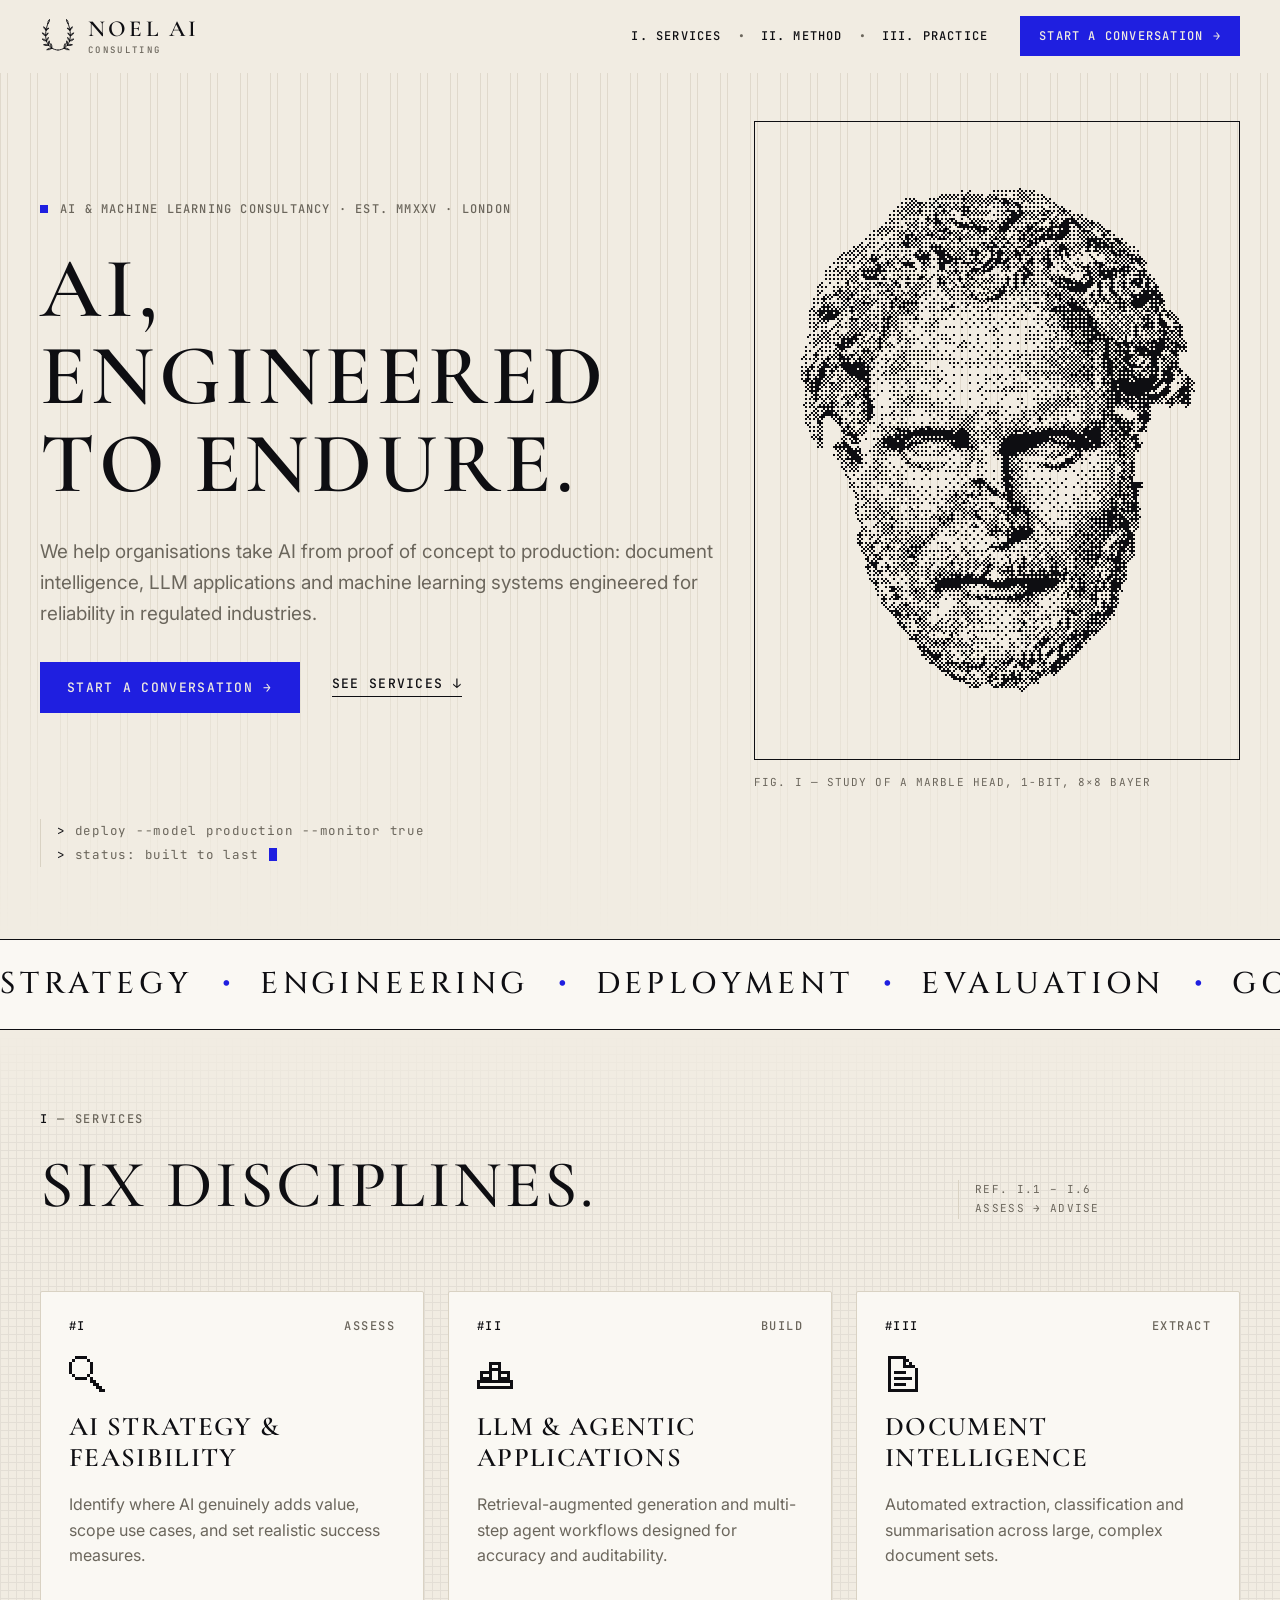
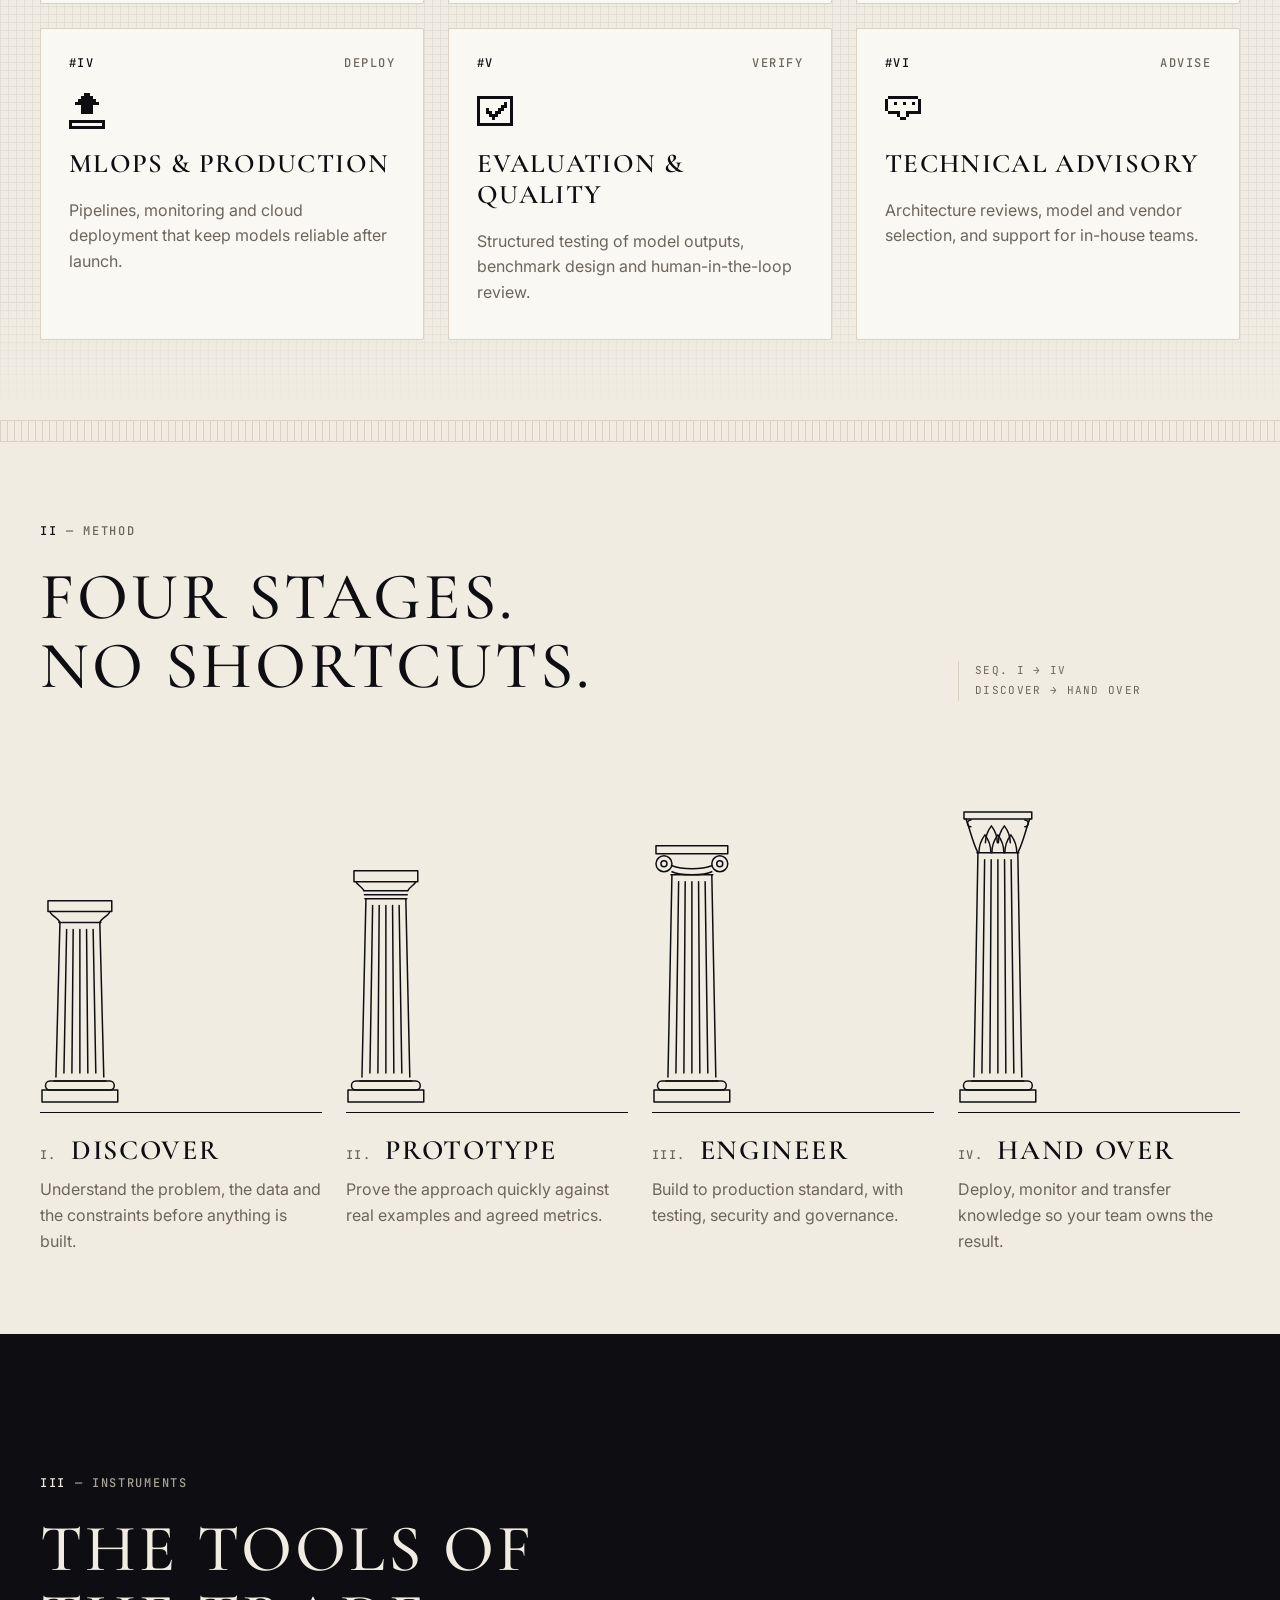
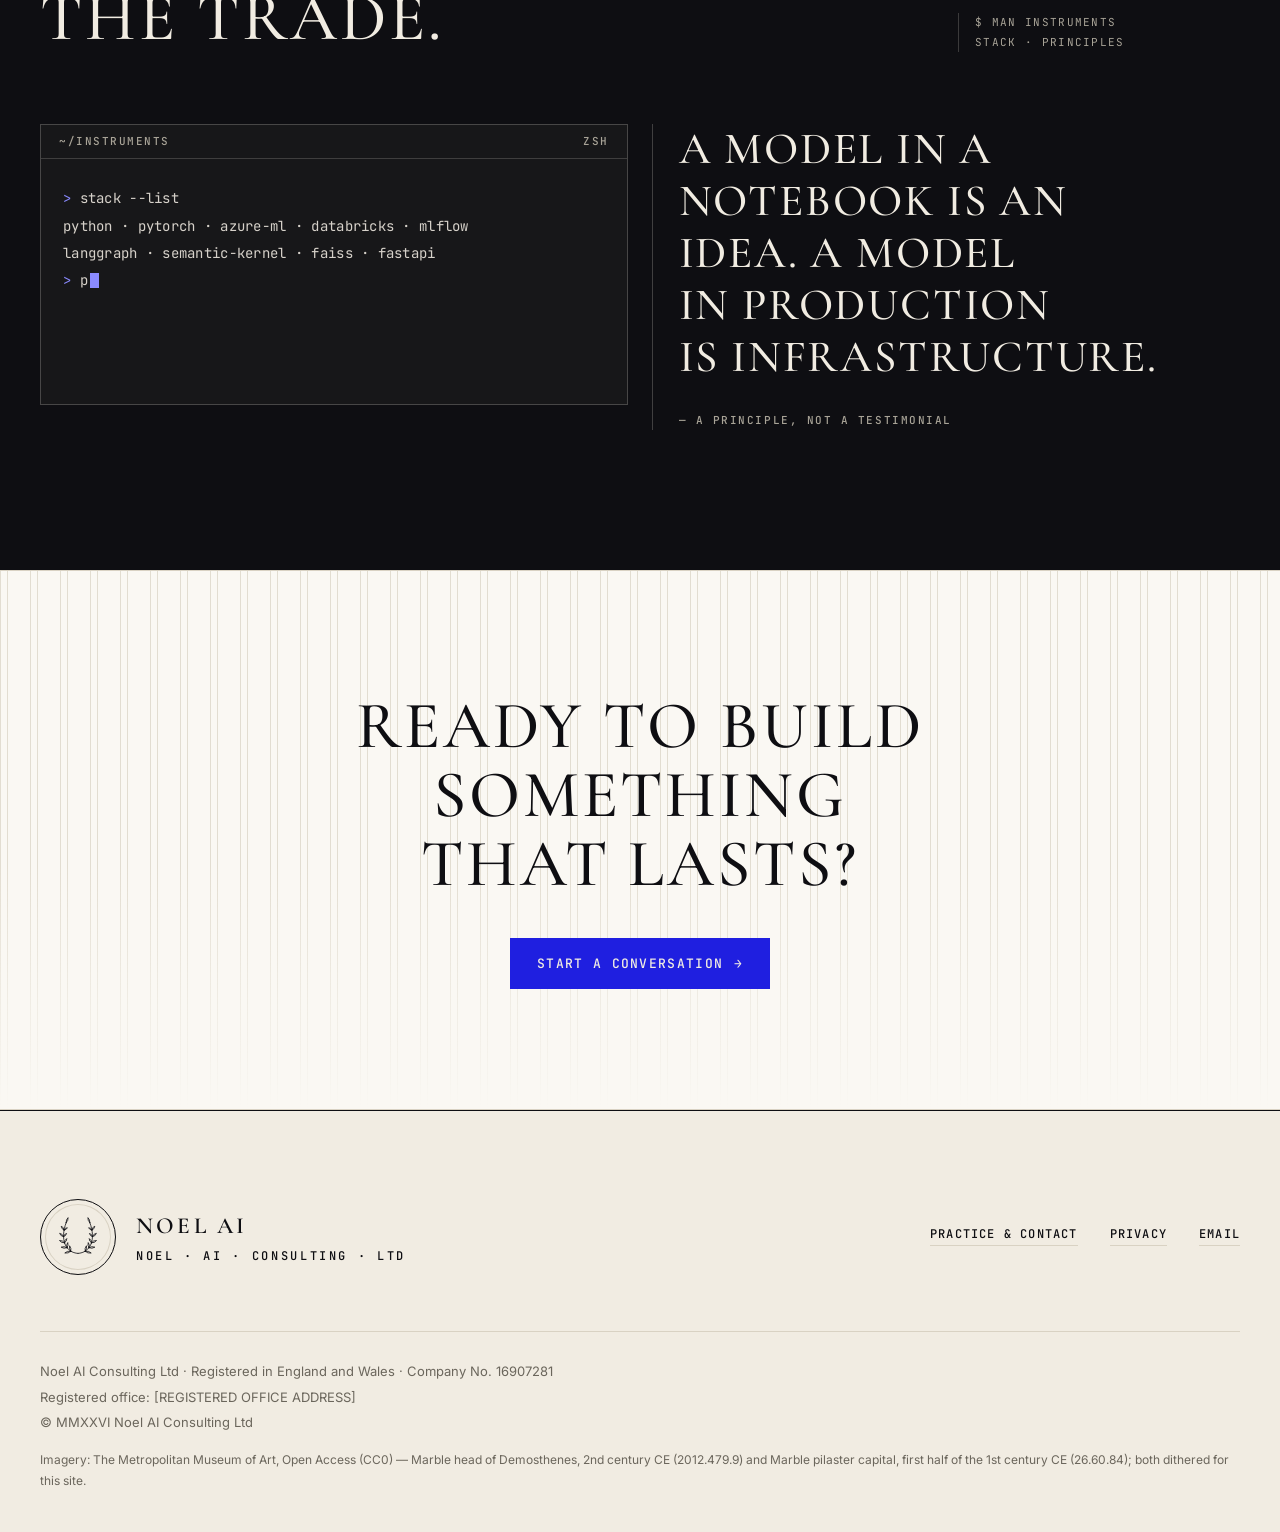
<file: index.html>
<!doctype html>
<html lang="en-GB">
<head>
  <meta charset="utf-8">
  <meta name="viewport" content="width=device-width, initial-scale=1">
  <title>Noel AI Consulting Ltd — AI &amp; Machine Learning Consultancy, London</title>
  <meta name="description" content="AI and machine learning consultancy in London. We take AI from proof of concept to production: document intelligence, LLM applications and ML systems engineered for reliability in regulated industries.">
  <!--
    ┌─────────────────────────────────────────────────────────────────────┐
    │ PRIVATE PREVIEW: this site is hidden from Google while it is built. │
    │ TO MAKE THE SITE PUBLIC ON GOOGLE:                                  │
    │   1. Delete the <meta name="robots" ...> line directly below,       │
    │      in BOTH index.html and practice.html.                          │
    │   2. Redeploy. Then (optionally) submit the site in Google Search   │
    │      Console so it is crawled sooner.                               │
    └─────────────────────────────────────────────────────────────────────┘
  -->
  <meta name="robots" content="noindex, nofollow">
  <meta name="theme-color" content="#F1ECE2">

  <link rel="icon" href="favicon.svg" type="image/svg+xml">
  <link rel="icon" href="favicon-32.png" sizes="32x32" type="image/png">
  <link rel="apple-touch-icon" href="apple-touch-icon.png">

  <!-- Open Graph. Replace noelaiconsulting with your real domain (absolute URLs are required for previews). -->
  <meta property="og:type" content="website">
  <meta property="og:site_name" content="Noel AI Consulting Ltd">
  <meta property="og:locale" content="en_GB">
  <meta property="og:title" content="Noel AI Consulting Ltd — AI &amp; Machine Learning Consultancy, London">
  <meta property="og:description" content="AI and machine learning consultancy in London. We take AI from proof of concept to production: document intelligence, LLM applications and ML systems engineered for reliability in regulated industries.">
  <meta property="og:url" content="https://noelaiconsulting.co.uk/">
  <meta property="og:image" content="https://noelaiconsulting.co.uk/og-image.png">
  <meta property="og:image:width" content="1200">
  <meta property="og:image:height" content="630">
  <meta property="og:image:alt" content="Noel AI Consulting: a dithered marble bust beside the wordmark on a travertine background.">
  <meta name="twitter:card" content="summary_large_image">

  <link rel="preconnect" href="https://fonts.googleapis.com">
  <link rel="preconnect" href="https://fonts.gstatic.com" crossorigin>
  <link href="https://fonts.googleapis.com/css2?family=Cinzel:wght@500&amp;family=Cormorant+Garamond:wght@500;600&amp;family=Inter:wght@400&amp;family=JetBrains+Mono:wght@400;500&amp;display=swap" rel="stylesheet">
  <link rel="stylesheet" href="styles.css">
  <script>document.documentElement.classList.add('js');</script>
</head><body id="top">
  <a class="skip" href="#main">Skip to content</a>

  <header class="site-header">
    <div class="wrap header-in">
      <a class="brand" href="#top" aria-label="Noel AI Consulting, home">
        <svg class="laurel" viewBox="0 0 64 64" fill="none" stroke="currentColor" stroke-width="1.6" stroke-linecap="round" stroke-linejoin="round" aria-hidden="true" focusable="false"><path d="M32 57C13 56 4 36 14 10M21.0 53.7Q17.2 57.5 11.9 56.4Q15.7 52.7 21.0 53.7ZM21.0 53.7Q17.9 50.0 19.2 45.4Q22.2 49.1 21.0 53.7ZM15.2 48.3Q10.5 50.4 6.3 47.5Q11.0 45.4 15.2 48.3ZM15.2 48.3Q13.6 44.1 16.4 40.5Q18.0 44.8 15.2 48.3ZM11.4 40.8Q6.6 41.4 3.8 37.4Q8.6 36.8 11.4 40.8ZM11.4 40.8Q11.2 36.5 14.9 34.4Q15.1 38.7 11.4 40.8ZM9.9 31.4Q5.3 30.8 4.0 26.4Q8.6 27.0 9.9 31.4ZM9.9 31.4Q10.7 27.5 14.6 26.6Q13.8 30.6 9.9 31.4ZM10.8 21.3Q6.6 19.9 6.4 15.6Q10.6 16.9 10.8 21.3ZM10.8 21.3Q12.1 17.7 15.8 17.9Q14.5 21.4 10.8 21.3ZM14.0 10.0Q13.5 5.5 16.9 2.5Q17.4 7.0 14.0 10.0ZM32.0 57.0 C51.0 56.0 60.0 36.0 50.0 10.0M43.0 53.7 Q46.8 57.5 52.1 56.4 Q48.3 52.7 43.0 53.7 ZM43.0 53.7 Q46.1 50.0 44.8 45.4 Q41.8 49.1 43.0 53.7 ZM48.8 48.3 Q53.5 50.4 57.7 47.5 Q53.0 45.4 48.8 48.3 ZM48.8 48.3 Q50.4 44.1 47.6 40.5 Q46.0 44.8 48.8 48.3 ZM52.6 40.8 Q57.4 41.4 60.2 37.4 Q55.4 36.8 52.6 40.8 ZM52.6 40.8 Q52.8 36.5 49.1 34.4 Q48.9 38.7 52.6 40.8 ZM54.1 31.4 Q58.7 30.8 60.0 26.4 Q55.4 27.0 54.1 31.4 ZM54.1 31.4 Q53.3 27.5 49.4 26.6 Q50.2 30.6 54.1 31.4 ZM53.2 21.3 Q57.4 19.9 57.6 15.6 Q53.4 16.9 53.2 21.3 ZM53.2 21.3 Q51.9 17.7 48.2 17.9 Q49.5 21.4 53.2 21.3 ZM50.0 10.0 Q50.5 5.5 47.1 2.5 Q46.6 7.0 50.0 10.0 Z"/></svg>
        <span class="brand-text">
          <span class="brand-name">NOEL AI</span>
          <span class="brand-sub">CONSULTING</span>
        </span>
      </a>

      <button class="menu-toggle" type="button" aria-expanded="false" aria-controls="site-nav">Menu</button>

      <nav class="site-nav" id="site-nav" aria-label="Primary">
        <ul>
          <li><a href="#services">I. Services</a></li>
          <li><a href="#method">II. Method</a></li>
          <li><a href="practice.html">III. Practice</a></li>
        </ul>
        <a class="btn btn--sm" href="practice.html#contact">Start a conversation <span class="arr" aria-hidden="true">→</span></a>
      </nav>
    </div>
  </header>

  <main id="main">

    <!-- ============ HERO ============ -->
    <section class="hero fluted-bg" aria-labelledby="hero-title">
      <div class="wrap">
        <div class="grid12">
          <div class="hero-copy">
            <p class="eyebrow">AI &amp; Machine Learning Consultancy · Est. MMXXV · London</p>
            <h1 class="display chisel" id="hero-title">AI, ENGINEERED TO ENDURE.</h1>
            <p class="lede">We help organisations take AI from proof of concept to production: document intelligence, LLM applications and machine learning systems engineered for reliability in regulated industries.</p>
            <div class="hero-cta">
              <a class="btn" href="practice.html#contact">Start a conversation <span class="arr" aria-hidden="true">→</span></a>
              <a class="link" href="#services">See services <span aria-hidden="true">↓</span></a>
            </div>
          </div>

          <figure class="hero-fig">
            <div class="frame">
              <div class="dither" data-dither data-src="assets/bust-gray.webp" data-cols="260" data-interactive="true">
                <img src="assets/bust-dither.png" width="520" height="694" fetchpriority="high" decoding="async"
                     alt="A bearded classical marble head, rendered as a black-and-white dithered image of fine pixels.">
              </div>
            </div>
            <figcaption class="caption">FIG. I — Study of a marble head, 1-bit, 8×8 Bayer</figcaption>
          </figure>

          <div class="hero-term">
            <p class="term" aria-hidden="true"><span class="p">&gt;</span> deploy --model production --monitor true<br><span class="p">&gt;</span> status: built to last <span class="cursor"></span></p>
          </div>
        </div>
      </div>
    </section>

    <!-- ============ INSCRIPTION BAND ============ -->
    <div class="marquee" role="group" aria-label="Strategy, engineering, deployment, evaluation, governance, document intelligence, MLOps">
      <div class="marquee-track">
        <div class="marquee-group">
          <span>Strategy</span><i aria-hidden="true">·</i><span>Engineering</span><i aria-hidden="true">·</i><span>Deployment</span><i aria-hidden="true">·</i><span>Evaluation</span><i aria-hidden="true">·</i><span>Governance</span><i aria-hidden="true">·</i><span>Document Intelligence</span><i aria-hidden="true">·</i><span>MLOps</span><i aria-hidden="true">·</i>
        </div>
        <div class="marquee-group" aria-hidden="true">
          <span>Strategy</span><i>·</i><span>Engineering</span><i>·</i><span>Deployment</span><i>·</i><span>Evaluation</span><i>·</i><span>Governance</span><i>·</i><span>Document Intelligence</span><i>·</i><span>MLOps</span><i>·</i>
        </div>
      </div>
    </div>

    <!-- ============ I — SERVICES ============ -->
    <section class="section mosaic" id="services" aria-labelledby="services-title">
      <div class="wrap">
        <header class="sec-head reveal">
          <div>
            <p class="label"><span class="num">I</span> — Services</p>
            <h2 class="display" id="services-title">SIX DISCIPLINES.</h2>
          </div>
          <p class="annot">REF. I.1 – I.6<br>ASSESS → ADVISE</p>
        </header>

        <div class="cards">
          <article class="card reveal" style="--rd:0ms">
            <div class="card-top"><span>#I</span><span class="verb">ASSESS</span></div>
            <svg class="pxicon" viewBox="0 0 12 12" width="36" height="36" shape-rendering="crispEdges" aria-hidden="true" focusable="false"><rect x="2" y="0" width="1" height="1" style="--i:0"/><rect x="3" y="0" width="1" height="1" style="--i:1"/><rect x="4" y="0" width="1" height="1" style="--i:2"/><rect x="5" y="0" width="1" height="1" style="--i:3"/><rect x="1" y="1" width="1" height="1" style="--i:4"/><rect x="6" y="1" width="1" height="1" style="--i:5"/><rect x="0" y="2" width="1" height="1" style="--i:6"/><rect x="7" y="2" width="1" height="1" style="--i:7"/><rect x="0" y="3" width="1" height="1" style="--i:8"/><rect x="7" y="3" width="1" height="1" style="--i:9"/><rect x="0" y="4" width="1" height="1" style="--i:10"/><rect x="7" y="4" width="1" height="1" style="--i:11"/><rect x="0" y="5" width="1" height="1" style="--i:12"/><rect x="7" y="5" width="1" height="1" style="--i:13"/><rect x="1" y="6" width="1" height="1" style="--i:14"/><rect x="6" y="6" width="1" height="1" style="--i:15"/><rect x="2" y="7" width="1" height="1" style="--i:16"/><rect x="3" y="7" width="1" height="1" style="--i:17"/><rect x="4" y="7" width="1" height="1" style="--i:18"/><rect x="5" y="7" width="1" height="1" style="--i:19"/><rect x="7" y="7" width="1" height="1" style="--i:20"/><rect x="7" y="8" width="1" height="1" style="--i:21"/><rect x="8" y="8" width="1" height="1" style="--i:22"/><rect x="8" y="9" width="1" height="1" style="--i:23"/><rect x="9" y="9" width="1" height="1" style="--i:24"/><rect x="9" y="10" width="1" height="1" style="--i:25"/><rect x="10" y="10" width="1" height="1" style="--i:26"/><rect x="10" y="11" width="1" height="1" style="--i:27"/><rect x="11" y="11" width="1" height="1" style="--i:28"/></svg>
            <h3>AI Strategy &amp; Feasibility</h3>
            <p>Identify where AI genuinely adds value, scope use cases, and set realistic success measures.</p>
          </article>
          <article class="card reveal" style="--rd:80ms">
            <div class="card-top"><span>#II</span><span class="verb">BUILD</span></div>
            <svg class="pxicon" viewBox="0 0 12 12" width="36" height="36" shape-rendering="crispEdges" aria-hidden="true" focusable="false"><rect x="4" y="2" width="1" height="1" style="--i:0"/><rect x="5" y="2" width="1" height="1" style="--i:1"/><rect x="6" y="2" width="1" height="1" style="--i:2"/><rect x="7" y="2" width="1" height="1" style="--i:3"/><rect x="4" y="3" width="1" height="1" style="--i:4"/><rect x="7" y="3" width="1" height="1" style="--i:5"/><rect x="4" y="4" width="1" height="1" style="--i:6"/><rect x="5" y="4" width="1" height="1" style="--i:7"/><rect x="6" y="4" width="1" height="1" style="--i:8"/><rect x="7" y="4" width="1" height="1" style="--i:9"/><rect x="1" y="5" width="1" height="1" style="--i:10"/><rect x="2" y="5" width="1" height="1" style="--i:11"/><rect x="3" y="5" width="1" height="1" style="--i:12"/><rect x="4" y="5" width="1" height="1" style="--i:13"/><rect x="7" y="5" width="1" height="1" style="--i:14"/><rect x="8" y="5" width="1" height="1" style="--i:15"/><rect x="9" y="5" width="1" height="1" style="--i:16"/><rect x="10" y="5" width="1" height="1" style="--i:17"/><rect x="1" y="6" width="1" height="1" style="--i:18"/><rect x="4" y="6" width="1" height="1" style="--i:19"/><rect x="7" y="6" width="1" height="1" style="--i:20"/><rect x="10" y="6" width="1" height="1" style="--i:21"/><rect x="1" y="7" width="1" height="1" style="--i:22"/><rect x="2" y="7" width="1" height="1" style="--i:23"/><rect x="3" y="7" width="1" height="1" style="--i:24"/><rect x="4" y="7" width="1" height="1" style="--i:25"/><rect x="7" y="7" width="1" height="1" style="--i:26"/><rect x="8" y="7" width="1" height="1" style="--i:27"/><rect x="9" y="7" width="1" height="1" style="--i:28"/><rect x="10" y="7" width="1" height="1" style="--i:29"/><rect x="0" y="8" width="1" height="1" style="--i:30"/><rect x="1" y="8" width="1" height="1" style="--i:31"/><rect x="2" y="8" width="1" height="1" style="--i:32"/><rect x="3" y="8" width="1" height="1" style="--i:33"/><rect x="4" y="8" width="1" height="1" style="--i:34"/><rect x="5" y="8" width="1" height="1" style="--i:35"/><rect x="6" y="8" width="1" height="1" style="--i:36"/><rect x="7" y="8" width="1" height="1" style="--i:37"/><rect x="8" y="8" width="1" height="1" style="--i:38"/><rect x="9" y="8" width="1" height="1" style="--i:39"/><rect x="10" y="8" width="1" height="1" style="--i:40"/><rect x="11" y="8" width="1" height="1" style="--i:41"/><rect x="0" y="9" width="1" height="1" style="--i:42"/><rect x="11" y="9" width="1" height="1" style="--i:43"/><rect x="0" y="10" width="1" height="1" style="--i:44"/><rect x="1" y="10" width="1" height="1" style="--i:45"/><rect x="2" y="10" width="1" height="1" style="--i:46"/><rect x="3" y="10" width="1" height="1" style="--i:47"/><rect x="4" y="10" width="1" height="1" style="--i:48"/><rect x="5" y="10" width="1" height="1" style="--i:49"/><rect x="6" y="10" width="1" height="1" style="--i:50"/><rect x="7" y="10" width="1" height="1" style="--i:51"/><rect x="8" y="10" width="1" height="1" style="--i:52"/><rect x="9" y="10" width="1" height="1" style="--i:53"/><rect x="10" y="10" width="1" height="1" style="--i:54"/><rect x="11" y="10" width="1" height="1" style="--i:55"/></svg>
            <h3>LLM &amp; Agentic Applications</h3>
            <p>Retrieval-augmented generation and multi-step agent workflows designed for accuracy and auditability.</p>
          </article>
          <article class="card reveal" style="--rd:160ms">
            <div class="card-top"><span>#III</span><span class="verb">EXTRACT</span></div>
            <svg class="pxicon" viewBox="0 0 12 12" width="36" height="36" shape-rendering="crispEdges" aria-hidden="true" focusable="false"><rect x="1" y="0" width="1" height="1" style="--i:0"/><rect x="2" y="0" width="1" height="1" style="--i:1"/><rect x="3" y="0" width="1" height="1" style="--i:2"/><rect x="4" y="0" width="1" height="1" style="--i:3"/><rect x="5" y="0" width="1" height="1" style="--i:4"/><rect x="6" y="0" width="1" height="1" style="--i:5"/><rect x="1" y="1" width="1" height="1" style="--i:6"/><rect x="6" y="1" width="1" height="1" style="--i:7"/><rect x="7" y="1" width="1" height="1" style="--i:8"/><rect x="1" y="2" width="1" height="1" style="--i:9"/><rect x="6" y="2" width="1" height="1" style="--i:10"/><rect x="8" y="2" width="1" height="1" style="--i:11"/><rect x="1" y="3" width="1" height="1" style="--i:12"/><rect x="6" y="3" width="1" height="1" style="--i:13"/><rect x="7" y="3" width="1" height="1" style="--i:14"/><rect x="8" y="3" width="1" height="1" style="--i:15"/><rect x="9" y="3" width="1" height="1" style="--i:16"/><rect x="1" y="4" width="1" height="1" style="--i:17"/><rect x="10" y="4" width="1" height="1" style="--i:18"/><rect x="1" y="5" width="1" height="1" style="--i:19"/><rect x="3" y="5" width="1" height="1" style="--i:20"/><rect x="4" y="5" width="1" height="1" style="--i:21"/><rect x="5" y="5" width="1" height="1" style="--i:22"/><rect x="6" y="5" width="1" height="1" style="--i:23"/><rect x="10" y="5" width="1" height="1" style="--i:24"/><rect x="1" y="6" width="1" height="1" style="--i:25"/><rect x="10" y="6" width="1" height="1" style="--i:26"/><rect x="1" y="7" width="1" height="1" style="--i:27"/><rect x="3" y="7" width="1" height="1" style="--i:28"/><rect x="4" y="7" width="1" height="1" style="--i:29"/><rect x="5" y="7" width="1" height="1" style="--i:30"/><rect x="6" y="7" width="1" height="1" style="--i:31"/><rect x="7" y="7" width="1" height="1" style="--i:32"/><rect x="8" y="7" width="1" height="1" style="--i:33"/><rect x="10" y="7" width="1" height="1" style="--i:34"/><rect x="1" y="8" width="1" height="1" style="--i:35"/><rect x="10" y="8" width="1" height="1" style="--i:36"/><rect x="1" y="9" width="1" height="1" style="--i:37"/><rect x="3" y="9" width="1" height="1" style="--i:38"/><rect x="4" y="9" width="1" height="1" style="--i:39"/><rect x="5" y="9" width="1" height="1" style="--i:40"/><rect x="6" y="9" width="1" height="1" style="--i:41"/><rect x="10" y="9" width="1" height="1" style="--i:42"/><rect x="1" y="10" width="1" height="1" style="--i:43"/><rect x="10" y="10" width="1" height="1" style="--i:44"/><rect x="1" y="11" width="1" height="1" style="--i:45"/><rect x="2" y="11" width="1" height="1" style="--i:46"/><rect x="3" y="11" width="1" height="1" style="--i:47"/><rect x="4" y="11" width="1" height="1" style="--i:48"/><rect x="5" y="11" width="1" height="1" style="--i:49"/><rect x="6" y="11" width="1" height="1" style="--i:50"/><rect x="7" y="11" width="1" height="1" style="--i:51"/><rect x="8" y="11" width="1" height="1" style="--i:52"/><rect x="9" y="11" width="1" height="1" style="--i:53"/><rect x="10" y="11" width="1" height="1" style="--i:54"/></svg>
            <h3>Document Intelligence</h3>
            <p>Automated extraction, classification and summarisation across large, complex document sets.</p>
          </article>
          <article class="card reveal" style="--rd:0ms">
            <div class="card-top"><span>#IV</span><span class="verb">DEPLOY</span></div>
            <svg class="pxicon" viewBox="0 0 12 12" width="36" height="36" shape-rendering="crispEdges" aria-hidden="true" focusable="false"><rect x="5" y="0" width="1" height="1" style="--i:0"/><rect x="6" y="0" width="1" height="1" style="--i:1"/><rect x="4" y="1" width="1" height="1" style="--i:2"/><rect x="5" y="1" width="1" height="1" style="--i:3"/><rect x="6" y="1" width="1" height="1" style="--i:4"/><rect x="7" y="1" width="1" height="1" style="--i:5"/><rect x="3" y="2" width="1" height="1" style="--i:6"/><rect x="4" y="2" width="1" height="1" style="--i:7"/><rect x="5" y="2" width="1" height="1" style="--i:8"/><rect x="6" y="2" width="1" height="1" style="--i:9"/><rect x="7" y="2" width="1" height="1" style="--i:10"/><rect x="8" y="2" width="1" height="1" style="--i:11"/><rect x="2" y="3" width="1" height="1" style="--i:12"/><rect x="3" y="3" width="1" height="1" style="--i:13"/><rect x="4" y="3" width="1" height="1" style="--i:14"/><rect x="5" y="3" width="1" height="1" style="--i:15"/><rect x="6" y="3" width="1" height="1" style="--i:16"/><rect x="7" y="3" width="1" height="1" style="--i:17"/><rect x="8" y="3" width="1" height="1" style="--i:18"/><rect x="9" y="3" width="1" height="1" style="--i:19"/><rect x="4" y="4" width="1" height="1" style="--i:20"/><rect x="5" y="4" width="1" height="1" style="--i:21"/><rect x="6" y="4" width="1" height="1" style="--i:22"/><rect x="7" y="4" width="1" height="1" style="--i:23"/><rect x="4" y="5" width="1" height="1" style="--i:24"/><rect x="5" y="5" width="1" height="1" style="--i:25"/><rect x="6" y="5" width="1" height="1" style="--i:26"/><rect x="7" y="5" width="1" height="1" style="--i:27"/><rect x="4" y="6" width="1" height="1" style="--i:28"/><rect x="5" y="6" width="1" height="1" style="--i:29"/><rect x="6" y="6" width="1" height="1" style="--i:30"/><rect x="7" y="6" width="1" height="1" style="--i:31"/><rect x="0" y="9" width="1" height="1" style="--i:32"/><rect x="1" y="9" width="1" height="1" style="--i:33"/><rect x="2" y="9" width="1" height="1" style="--i:34"/><rect x="3" y="9" width="1" height="1" style="--i:35"/><rect x="4" y="9" width="1" height="1" style="--i:36"/><rect x="5" y="9" width="1" height="1" style="--i:37"/><rect x="6" y="9" width="1" height="1" style="--i:38"/><rect x="7" y="9" width="1" height="1" style="--i:39"/><rect x="8" y="9" width="1" height="1" style="--i:40"/><rect x="9" y="9" width="1" height="1" style="--i:41"/><rect x="10" y="9" width="1" height="1" style="--i:42"/><rect x="11" y="9" width="1" height="1" style="--i:43"/><rect x="0" y="10" width="1" height="1" style="--i:44"/><rect x="11" y="10" width="1" height="1" style="--i:45"/><rect x="0" y="11" width="1" height="1" style="--i:46"/><rect x="1" y="11" width="1" height="1" style="--i:47"/><rect x="2" y="11" width="1" height="1" style="--i:48"/><rect x="3" y="11" width="1" height="1" style="--i:49"/><rect x="4" y="11" width="1" height="1" style="--i:50"/><rect x="5" y="11" width="1" height="1" style="--i:51"/><rect x="6" y="11" width="1" height="1" style="--i:52"/><rect x="7" y="11" width="1" height="1" style="--i:53"/><rect x="8" y="11" width="1" height="1" style="--i:54"/><rect x="9" y="11" width="1" height="1" style="--i:55"/><rect x="10" y="11" width="1" height="1" style="--i:56"/><rect x="11" y="11" width="1" height="1" style="--i:57"/></svg>
            <h3>MLOps &amp; Production</h3>
            <p>Pipelines, monitoring and cloud deployment that keep models reliable after launch.</p>
          </article>
          <article class="card reveal" style="--rd:80ms">
            <div class="card-top"><span>#V</span><span class="verb">VERIFY</span></div>
            <svg class="pxicon" viewBox="0 0 12 12" width="36" height="36" shape-rendering="crispEdges" aria-hidden="true" focusable="false"><rect x="0" y="1" width="1" height="1" style="--i:0"/><rect x="1" y="1" width="1" height="1" style="--i:1"/><rect x="2" y="1" width="1" height="1" style="--i:2"/><rect x="3" y="1" width="1" height="1" style="--i:3"/><rect x="4" y="1" width="1" height="1" style="--i:4"/><rect x="5" y="1" width="1" height="1" style="--i:5"/><rect x="6" y="1" width="1" height="1" style="--i:6"/><rect x="7" y="1" width="1" height="1" style="--i:7"/><rect x="8" y="1" width="1" height="1" style="--i:8"/><rect x="9" y="1" width="1" height="1" style="--i:9"/><rect x="10" y="1" width="1" height="1" style="--i:10"/><rect x="11" y="1" width="1" height="1" style="--i:11"/><rect x="0" y="2" width="1" height="1" style="--i:12"/><rect x="11" y="2" width="1" height="1" style="--i:13"/><rect x="0" y="3" width="1" height="1" style="--i:14"/><rect x="9" y="3" width="1" height="1" style="--i:15"/><rect x="11" y="3" width="1" height="1" style="--i:16"/><rect x="0" y="4" width="1" height="1" style="--i:17"/><rect x="8" y="4" width="1" height="1" style="--i:18"/><rect x="9" y="4" width="1" height="1" style="--i:19"/><rect x="11" y="4" width="1" height="1" style="--i:20"/><rect x="0" y="5" width="1" height="1" style="--i:21"/><rect x="3" y="5" width="1" height="1" style="--i:22"/><rect x="7" y="5" width="1" height="1" style="--i:23"/><rect x="8" y="5" width="1" height="1" style="--i:24"/><rect x="11" y="5" width="1" height="1" style="--i:25"/><rect x="0" y="6" width="1" height="1" style="--i:26"/><rect x="3" y="6" width="1" height="1" style="--i:27"/><rect x="4" y="6" width="1" height="1" style="--i:28"/><rect x="6" y="6" width="1" height="1" style="--i:29"/><rect x="7" y="6" width="1" height="1" style="--i:30"/><rect x="11" y="6" width="1" height="1" style="--i:31"/><rect x="0" y="7" width="1" height="1" style="--i:32"/><rect x="4" y="7" width="1" height="1" style="--i:33"/><rect x="5" y="7" width="1" height="1" style="--i:34"/><rect x="6" y="7" width="1" height="1" style="--i:35"/><rect x="11" y="7" width="1" height="1" style="--i:36"/><rect x="0" y="8" width="1" height="1" style="--i:37"/><rect x="5" y="8" width="1" height="1" style="--i:38"/><rect x="11" y="8" width="1" height="1" style="--i:39"/><rect x="0" y="9" width="1" height="1" style="--i:40"/><rect x="11" y="9" width="1" height="1" style="--i:41"/><rect x="0" y="10" width="1" height="1" style="--i:42"/><rect x="1" y="10" width="1" height="1" style="--i:43"/><rect x="2" y="10" width="1" height="1" style="--i:44"/><rect x="3" y="10" width="1" height="1" style="--i:45"/><rect x="4" y="10" width="1" height="1" style="--i:46"/><rect x="5" y="10" width="1" height="1" style="--i:47"/><rect x="6" y="10" width="1" height="1" style="--i:48"/><rect x="7" y="10" width="1" height="1" style="--i:49"/><rect x="8" y="10" width="1" height="1" style="--i:50"/><rect x="9" y="10" width="1" height="1" style="--i:51"/><rect x="10" y="10" width="1" height="1" style="--i:52"/><rect x="11" y="10" width="1" height="1" style="--i:53"/></svg>
            <h3>Evaluation &amp; Quality</h3>
            <p>Structured testing of model outputs, benchmark design and human-in-the-loop review.</p>
          </article>
          <article class="card reveal" style="--rd:160ms">
            <div class="card-top"><span>#VI</span><span class="verb">ADVISE</span></div>
            <svg class="pxicon" viewBox="0 0 12 12" width="36" height="36" shape-rendering="crispEdges" aria-hidden="true" focusable="false"><rect x="1" y="1" width="1" height="1" style="--i:0"/><rect x="2" y="1" width="1" height="1" style="--i:1"/><rect x="3" y="1" width="1" height="1" style="--i:2"/><rect x="4" y="1" width="1" height="1" style="--i:3"/><rect x="5" y="1" width="1" height="1" style="--i:4"/><rect x="6" y="1" width="1" height="1" style="--i:5"/><rect x="7" y="1" width="1" height="1" style="--i:6"/><rect x="8" y="1" width="1" height="1" style="--i:7"/><rect x="9" y="1" width="1" height="1" style="--i:8"/><rect x="10" y="1" width="1" height="1" style="--i:9"/><rect x="0" y="2" width="1" height="1" style="--i:10"/><rect x="11" y="2" width="1" height="1" style="--i:11"/><rect x="0" y="3" width="1" height="1" style="--i:12"/><rect x="3" y="3" width="1" height="1" style="--i:13"/><rect x="6" y="3" width="1" height="1" style="--i:14"/><rect x="9" y="3" width="1" height="1" style="--i:15"/><rect x="11" y="3" width="1" height="1" style="--i:16"/><rect x="0" y="4" width="1" height="1" style="--i:17"/><rect x="11" y="4" width="1" height="1" style="--i:18"/><rect x="0" y="5" width="1" height="1" style="--i:19"/><rect x="11" y="5" width="1" height="1" style="--i:20"/><rect x="1" y="6" width="1" height="1" style="--i:21"/><rect x="2" y="6" width="1" height="1" style="--i:22"/><rect x="3" y="6" width="1" height="1" style="--i:23"/><rect x="4" y="6" width="1" height="1" style="--i:24"/><rect x="7" y="6" width="1" height="1" style="--i:25"/><rect x="8" y="6" width="1" height="1" style="--i:26"/><rect x="9" y="6" width="1" height="1" style="--i:27"/><rect x="10" y="6" width="1" height="1" style="--i:28"/><rect x="11" y="6" width="1" height="1" style="--i:29"/><rect x="4" y="7" width="1" height="1" style="--i:30"/><rect x="7" y="7" width="1" height="1" style="--i:31"/><rect x="5" y="8" width="1" height="1" style="--i:32"/><rect x="6" y="8" width="1" height="1" style="--i:33"/></svg>
            <h3>Technical Advisory</h3>
            <p>Architecture reviews, model and vendor selection, and support for in-house teams.</p>
          </article>
        </div>
      </div>
    </section>

    <div class="flutes" aria-hidden="true"></div>

    <!-- ============ II — METHOD ============ -->
    <section class="section" id="method" aria-labelledby="method-title">
      <div class="wrap">
        <header class="sec-head reveal">
          <div>
            <p class="label"><span class="num">II</span> — Method</p>
            <h2 class="display" id="method-title">FOUR STAGES. NO SHORTCUTS.</h2>
          </div>
          <p class="annot">SEQ. I → IV<br>DISCOVER → HAND OVER</p>
        </header>

        <div class="columns">
          <div class="col" style="--c:0">
            <div class="col-fig"><svg class="column" viewBox="20 0 80 340" fill="none" stroke="currentColor" stroke-width="1.5" stroke-linecap="round" stroke-linejoin="round" aria-hidden="true" focusable="false"><path class="d" pathLength="1" style="--d:0ms" d="M22 330H98V318H22Z"/><path class="d" pathLength="1" style="--d:80ms" d="M30 318H90C96 318 96 309 90 309H30C24 309 24 318 30 318Z"/><path class="d" pathLength="1" style="--d:140ms" d="M34 309H86"/><path class="d" pathLength="1" style="--d:220ms" d="M36 305L40 150"/><path class="d" pathLength="1" style="--d:220ms" d="M84 305L80 150"/><path class="d" pathLength="1" style="--d:380ms" d="M44.0 301L46.7 157"/><path class="d" pathLength="1" style="--d:440ms" d="M52.0 301L53.3 157"/><path class="d" pathLength="1" style="--d:500ms" d="M60.0 301L60.0 157"/><path class="d" pathLength="1" style="--d:560ms" d="M68.0 301L66.7 157"/><path class="d" pathLength="1" style="--d:620ms" d="M76.0 301L73.3 157"/><path class="d" pathLength="1" style="--d:760ms" d="M39 150H81"/><path class="d" pathLength="1" style="--d:840ms" d="M40 150C38 145 31 143 30 139"/><path class="d" pathLength="1" style="--d:840ms" d="M80 150C82 145 89 143 90 139"/><path class="d" pathLength="1" style="--d:920ms" d="M28 139H92V128H28Z"/></svg></div>
            <div class="col-meta"><span class="num">I.</span><h3>Discover</h3></div>
            <p>Understand the problem, the data and the constraints before anything is built.</p>
          </div>
          <div class="col" style="--c:1">
            <div class="col-fig"><svg class="column" viewBox="20 0 80 340" fill="none" stroke="currentColor" stroke-width="1.5" stroke-linecap="round" stroke-linejoin="round" aria-hidden="true" focusable="false"><path class="d" pathLength="1" style="--d:0ms" d="M22 330H98V318H22Z"/><path class="d" pathLength="1" style="--d:80ms" d="M30 318H90C96 318 96 309 90 309H30C24 309 24 318 30 318Z"/><path class="d" pathLength="1" style="--d:140ms" d="M34 309H86"/><path class="d" pathLength="1" style="--d:220ms" d="M36 305L40 126"/><path class="d" pathLength="1" style="--d:220ms" d="M84 305L80 126"/><path class="d" pathLength="1" style="--d:380ms" d="M44.0 301L46.7 133"/><path class="d" pathLength="1" style="--d:440ms" d="M52.0 301L53.3 133"/><path class="d" pathLength="1" style="--d:500ms" d="M60.0 301L60.0 133"/><path class="d" pathLength="1" style="--d:560ms" d="M68.0 301L66.7 133"/><path class="d" pathLength="1" style="--d:620ms" d="M76.0 301L73.3 133"/><path class="d" pathLength="1" style="--d:760ms" d="M39 126H81"/><path class="d" pathLength="1" style="--d:820ms" d="M38.5 122H81.5"/><path class="d" pathLength="1" style="--d:860ms" d="M38 118H82"/><path class="d" pathLength="1" style="--d:910ms" d="M38 118C36 114 31 112 30 109"/><path class="d" pathLength="1" style="--d:910ms" d="M82 118C84 114 89 112 90 109"/><path class="d" pathLength="1" style="--d:980ms" d="M28 109H92V98H28Z"/></svg></div>
            <div class="col-meta"><span class="num">II.</span><h3>Prototype</h3></div>
            <p>Prove the approach quickly against real examples and agreed metrics.</p>
          </div>
          <div class="col" style="--c:2">
            <div class="col-fig"><svg class="column" viewBox="20 0 80 340" fill="none" stroke="currentColor" stroke-width="1.5" stroke-linecap="round" stroke-linejoin="round" aria-hidden="true" focusable="false"><path class="d" pathLength="1" style="--d:0ms" d="M22 330H98V318H22Z"/><path class="d" pathLength="1" style="--d:80ms" d="M30 318H90C96 318 96 309 90 309H30C24 309 24 318 30 318Z"/><path class="d" pathLength="1" style="--d:140ms" d="M34 309H86"/><path class="d" pathLength="1" style="--d:220ms" d="M36 305L40 102"/><path class="d" pathLength="1" style="--d:220ms" d="M84 305L80 102"/><path class="d" pathLength="1" style="--d:380ms" d="M44.0 301L46.7 109"/><path class="d" pathLength="1" style="--d:440ms" d="M52.0 301L53.3 109"/><path class="d" pathLength="1" style="--d:500ms" d="M60.0 301L60.0 109"/><path class="d" pathLength="1" style="--d:560ms" d="M68.0 301L66.7 109"/><path class="d" pathLength="1" style="--d:620ms" d="M76.0 301L73.3 109"/><path class="d" pathLength="1" style="--d:760ms" d="M39 102H81"/><path class="d" pathLength="1" style="--d:840ms" d="M40 91A8 8 0 1 0 24 91A8 8 0 1 0 40 91"/><path class="d" pathLength="1" style="--d:900ms" d="M35 91A3 3 0 1 0 29 91A3 3 0 1 0 35 91"/><path class="d" pathLength="1" style="--d:840ms" d="M80 91A8 8 0 1 1 96 91A8 8 0 1 1 80 91"/><path class="d" pathLength="1" style="--d:900ms" d="M85 91A3 3 0 1 1 91 91A3 3 0 1 1 85 91"/><path class="d" pathLength="1" style="--d:880ms" d="M40 99C48 103 72 103 80 99"/><path class="d" pathLength="1" style="--d:920ms" d="M40 93C50 97 70 97 80 93"/><path class="d" pathLength="1" style="--d:990ms" d="M24 81H96V73H24Z"/></svg></div>
            <div class="col-meta"><span class="num">III.</span><h3>Engineer</h3></div>
            <p>Build to production standard, with testing, security and governance.</p>
          </div>
          <div class="col" style="--c:3">
            <div class="col-fig"><svg class="column" viewBox="20 0 80 340" fill="none" stroke="currentColor" stroke-width="1.5" stroke-linecap="round" stroke-linejoin="round" aria-hidden="true" focusable="false"><path class="d" pathLength="1" style="--d:0ms" d="M22 330H98V318H22Z"/><path class="d" pathLength="1" style="--d:80ms" d="M30 318H90C96 318 96 309 90 309H30C24 309 24 318 30 318Z"/><path class="d" pathLength="1" style="--d:140ms" d="M34 309H86"/><path class="d" pathLength="1" style="--d:220ms" d="M36 305L40 80"/><path class="d" pathLength="1" style="--d:220ms" d="M84 305L80 80"/><path class="d" pathLength="1" style="--d:380ms" d="M44.0 301L46.7 87"/><path class="d" pathLength="1" style="--d:440ms" d="M52.0 301L53.3 87"/><path class="d" pathLength="1" style="--d:500ms" d="M60.0 301L60.0 87"/><path class="d" pathLength="1" style="--d:560ms" d="M68.0 301L66.7 87"/><path class="d" pathLength="1" style="--d:620ms" d="M76.0 301L73.3 87"/><path class="d" pathLength="1" style="--d:760ms" d="M39 80H81"/><path class="d" pathLength="1" style="--d:820ms" d="M40 80C34 68 32 56 28 46"/><path class="d" pathLength="1" style="--d:820ms" d="M80 80C86 68 88 56 92 46"/><path class="d" pathLength="1" style="--d:860ms" d="M41 80Q41 70 47 62Q53 70 53 80"/><path class="d" pathLength="1" style="--d:860ms" d="M54 80Q54 70 60 62Q66 70 66 80"/><path class="d" pathLength="1" style="--d:860ms" d="M67 80Q67 70 73 62Q79 70 79 80"/><path class="d" pathLength="1" style="--d:920ms" d="M47.5 70Q47.5 61 53.5 53Q59.5 61 59.5 70"/><path class="d" pathLength="1" style="--d:920ms" d="M60.5 70Q60.5 61 66.5 53Q72.5 61 72.5 70"/><path class="d" pathLength="1" style="--d:960ms" d="M33 54A3.5 3.5 0 1 1 33 47"/><path class="d" pathLength="1" style="--d:960ms" d="M87 54A3.5 3.5 0 1 0 87 47"/><path class="d" pathLength="1" style="--d:1000ms" d="M26 46H94V39H26Z"/></svg></div>
            <div class="col-meta"><span class="num">IV.</span><h3>Hand over</h3></div>
            <p>Deploy, monitor and transfer knowledge so your team owns the result.</p>
          </div>
        </div>
      </div>
    </section>

    <!-- ============ III — INSTRUMENTS (dark) ============ -->
    <section class="dark" id="instruments" aria-labelledby="instruments-title">
      <div class="wrap">
        <header class="sec-head reveal">
          <div>
            <p class="label"><span class="num">III</span> — Instruments</p>
            <h2 class="display" id="instruments-title">THE TOOLS OF THE TRADE.</h2>
          </div>
          <p class="annot">$ man instruments<br>STACK · PRINCIPLES</p>
        </header>

        <div class="dark-grid">
          <div class="terminal reveal">
            <div class="terminal-bar"><span>~/instruments</span><span>zsh</span></div>
            <pre aria-hidden="true" data-type><span class="p">&gt;</span> stack --list
python · pytorch · azure-ml · databricks · mlflow
langgraph · semantic-kernel · faiss · fastapi
<span class="p">&gt;</span> principles --list
measurable · auditable · maintainable · secure
<span class="p">&gt;</span> <span class="cursor"></span></pre>
            <p class="sr-only">Stack: Python, PyTorch, Azure ML, Databricks, MLflow, LangGraph, Semantic Kernel, FAISS, FastAPI. Principles: measurable, auditable, maintainable, secure.</p>
          </div>

          <blockquote class="pull reveal" style="--rd:120ms">
            <p>A model in a notebook is an idea. A model in production is infrastructure.</p>
            <footer>— A principle, not a testimonial</footer>
          </blockquote>
        </div>
      </div>
    </section>

    <!-- ============ CLOSING CTA ============ -->
    <section class="cta-band fluted-bg" aria-labelledby="cta-title">
      <div class="wrap reveal">
        <h2 class="display" id="cta-title">READY TO BUILD SOMETHING THAT LASTS?</h2>
        <a class="btn" href="practice.html#contact">Start a conversation <span class="arr" aria-hidden="true">→</span></a>
      </div>
    </section>

  </main>

  <footer class="site-footer">
    <div class="wrap">
      <div class="foot-top">
        <div class="foot-brand">
          <div class="seal"><svg class="laurel seal-laurel" viewBox="0 0 64 64" fill="none" stroke="currentColor" stroke-width="1.2" stroke-linecap="round" stroke-linejoin="round" aria-hidden="true" focusable="false"><path d="M32 57C13 56 4 36 14 10M21.0 53.7Q17.2 57.5 11.9 56.4Q15.7 52.7 21.0 53.7ZM21.0 53.7Q17.9 50.0 19.2 45.4Q22.2 49.1 21.0 53.7ZM15.2 48.3Q10.5 50.4 6.3 47.5Q11.0 45.4 15.2 48.3ZM15.2 48.3Q13.6 44.1 16.4 40.5Q18.0 44.8 15.2 48.3ZM11.4 40.8Q6.6 41.4 3.8 37.4Q8.6 36.8 11.4 40.8ZM11.4 40.8Q11.2 36.5 14.9 34.4Q15.1 38.7 11.4 40.8ZM9.9 31.4Q5.3 30.8 4.0 26.4Q8.6 27.0 9.9 31.4ZM9.9 31.4Q10.7 27.5 14.6 26.6Q13.8 30.6 9.9 31.4ZM10.8 21.3Q6.6 19.9 6.4 15.6Q10.6 16.9 10.8 21.3ZM10.8 21.3Q12.1 17.7 15.8 17.9Q14.5 21.4 10.8 21.3ZM14.0 10.0Q13.5 5.5 16.9 2.5Q17.4 7.0 14.0 10.0ZM32.0 57.0 C51.0 56.0 60.0 36.0 50.0 10.0M43.0 53.7 Q46.8 57.5 52.1 56.4 Q48.3 52.7 43.0 53.7 ZM43.0 53.7 Q46.1 50.0 44.8 45.4 Q41.8 49.1 43.0 53.7 ZM48.8 48.3 Q53.5 50.4 57.7 47.5 Q53.0 45.4 48.8 48.3 ZM48.8 48.3 Q50.4 44.1 47.6 40.5 Q46.0 44.8 48.8 48.3 ZM52.6 40.8 Q57.4 41.4 60.2 37.4 Q55.4 36.8 52.6 40.8 ZM52.6 40.8 Q52.8 36.5 49.1 34.4 Q48.9 38.7 52.6 40.8 ZM54.1 31.4 Q58.7 30.8 60.0 26.4 Q55.4 27.0 54.1 31.4 ZM54.1 31.4 Q53.3 27.5 49.4 26.6 Q50.2 30.6 54.1 31.4 ZM53.2 21.3 Q57.4 19.9 57.6 15.6 Q53.4 16.9 53.2 21.3 ZM53.2 21.3 Q51.9 17.7 48.2 17.9 Q49.5 21.4 53.2 21.3 ZM50.0 10.0 Q50.5 5.5 47.1 2.5 Q46.6 7.0 50.0 10.0 Z"/></svg></div>
          <div>
            <p class="brand-name">NOEL AI</p>
            <p class="foot-inscription">NOEL · AI · CONSULTING · LTD</p>
          </div>
        </div>
        <nav class="foot-links" aria-label="Footer">
          <a href="practice.html">Practice &amp; Contact</a>
          <a href="practice.html#privacy">Privacy</a>
          <a href="mailto:hello@noelaiconsulting.co.uk">Email</a>
        </nav>
      </div>

      <div class="foot-legal">
        <p>Noel AI Consulting Ltd · Registered in England and Wales · Company No. 16907281</p>
        <p>Registered office: [REGISTERED OFFICE ADDRESS]</p>
        <p>© MMXXVI Noel AI Consulting Ltd</p>
        <p class="credit">Imagery: The Metropolitan Museum of Art, Open Access (CC0) — Marble head of Demosthenes, 2nd century CE (2012.479.9) and Marble pilaster capital, first half of the 1st century CE (26.60.84); both dithered for this site.</p>
      </div>
    </div>
  </footer>

  <script src="main.js" defer></script>
</body>
</html>
</file>
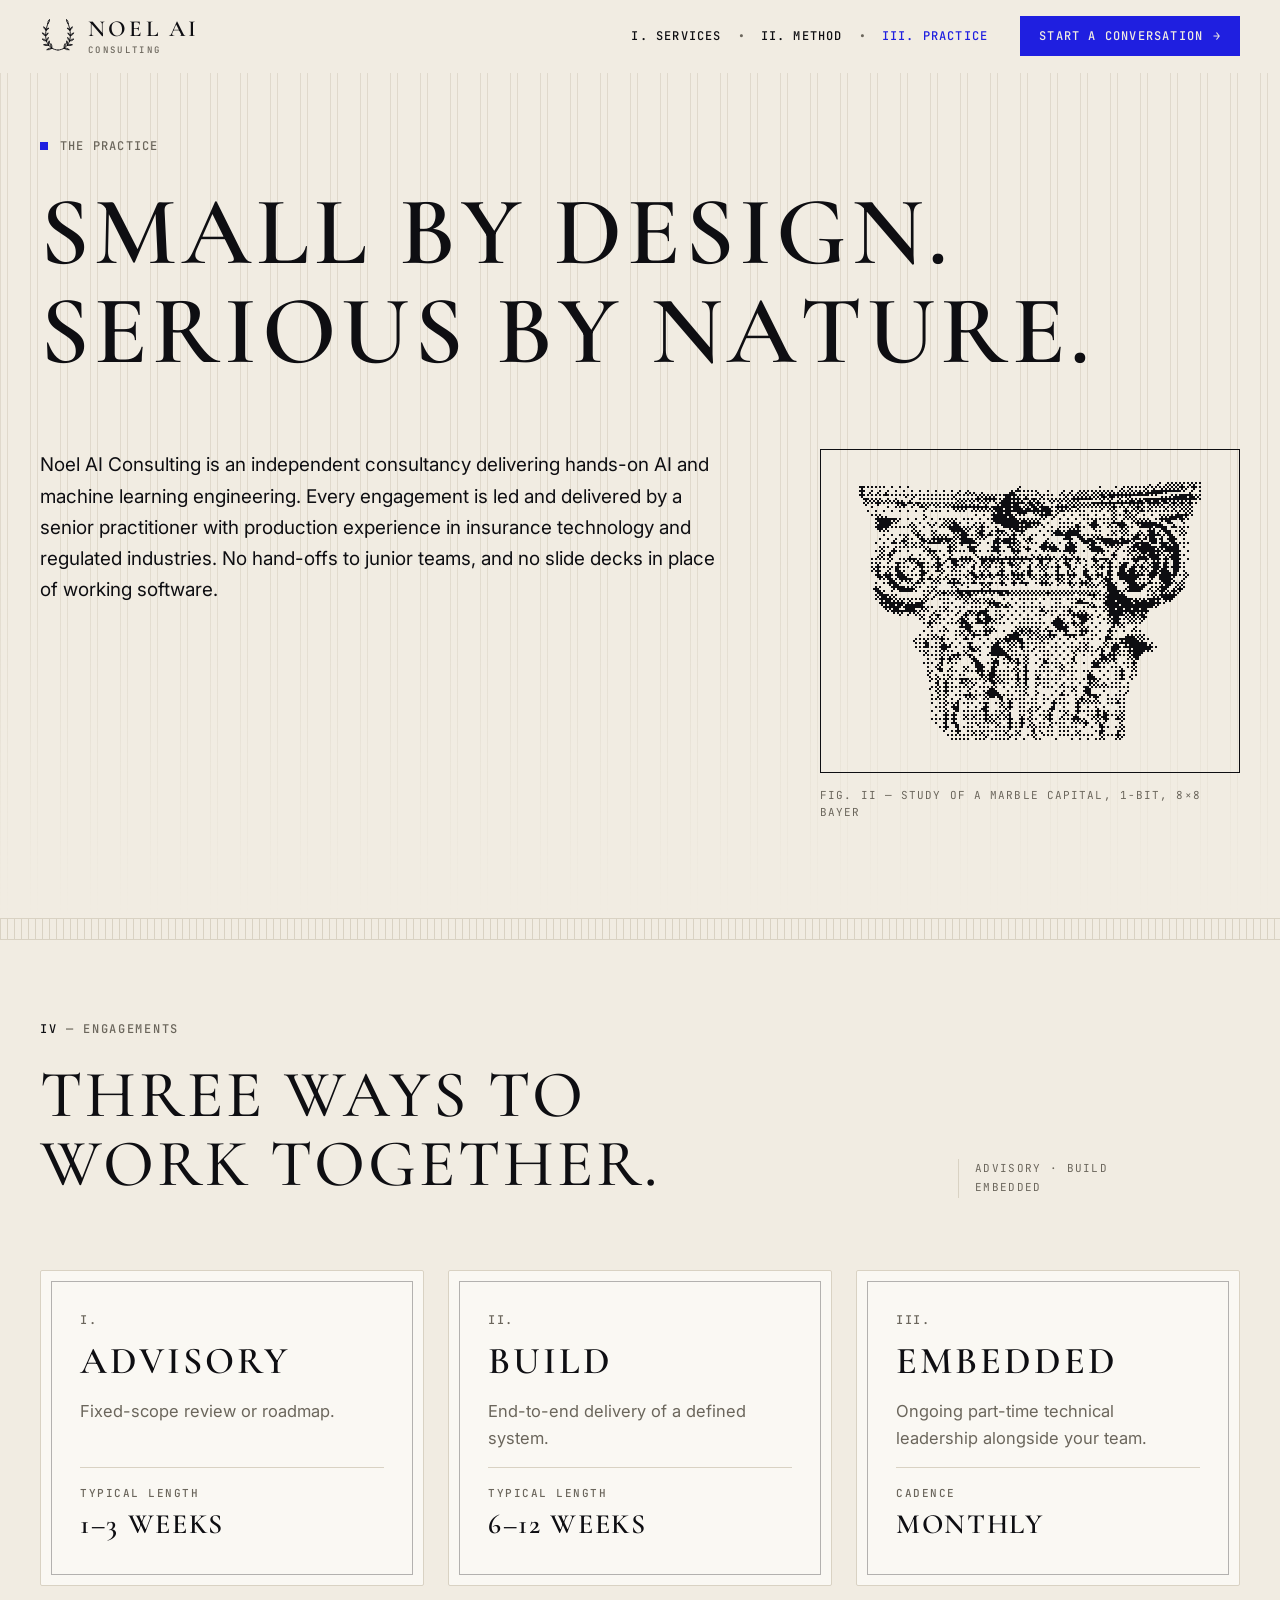
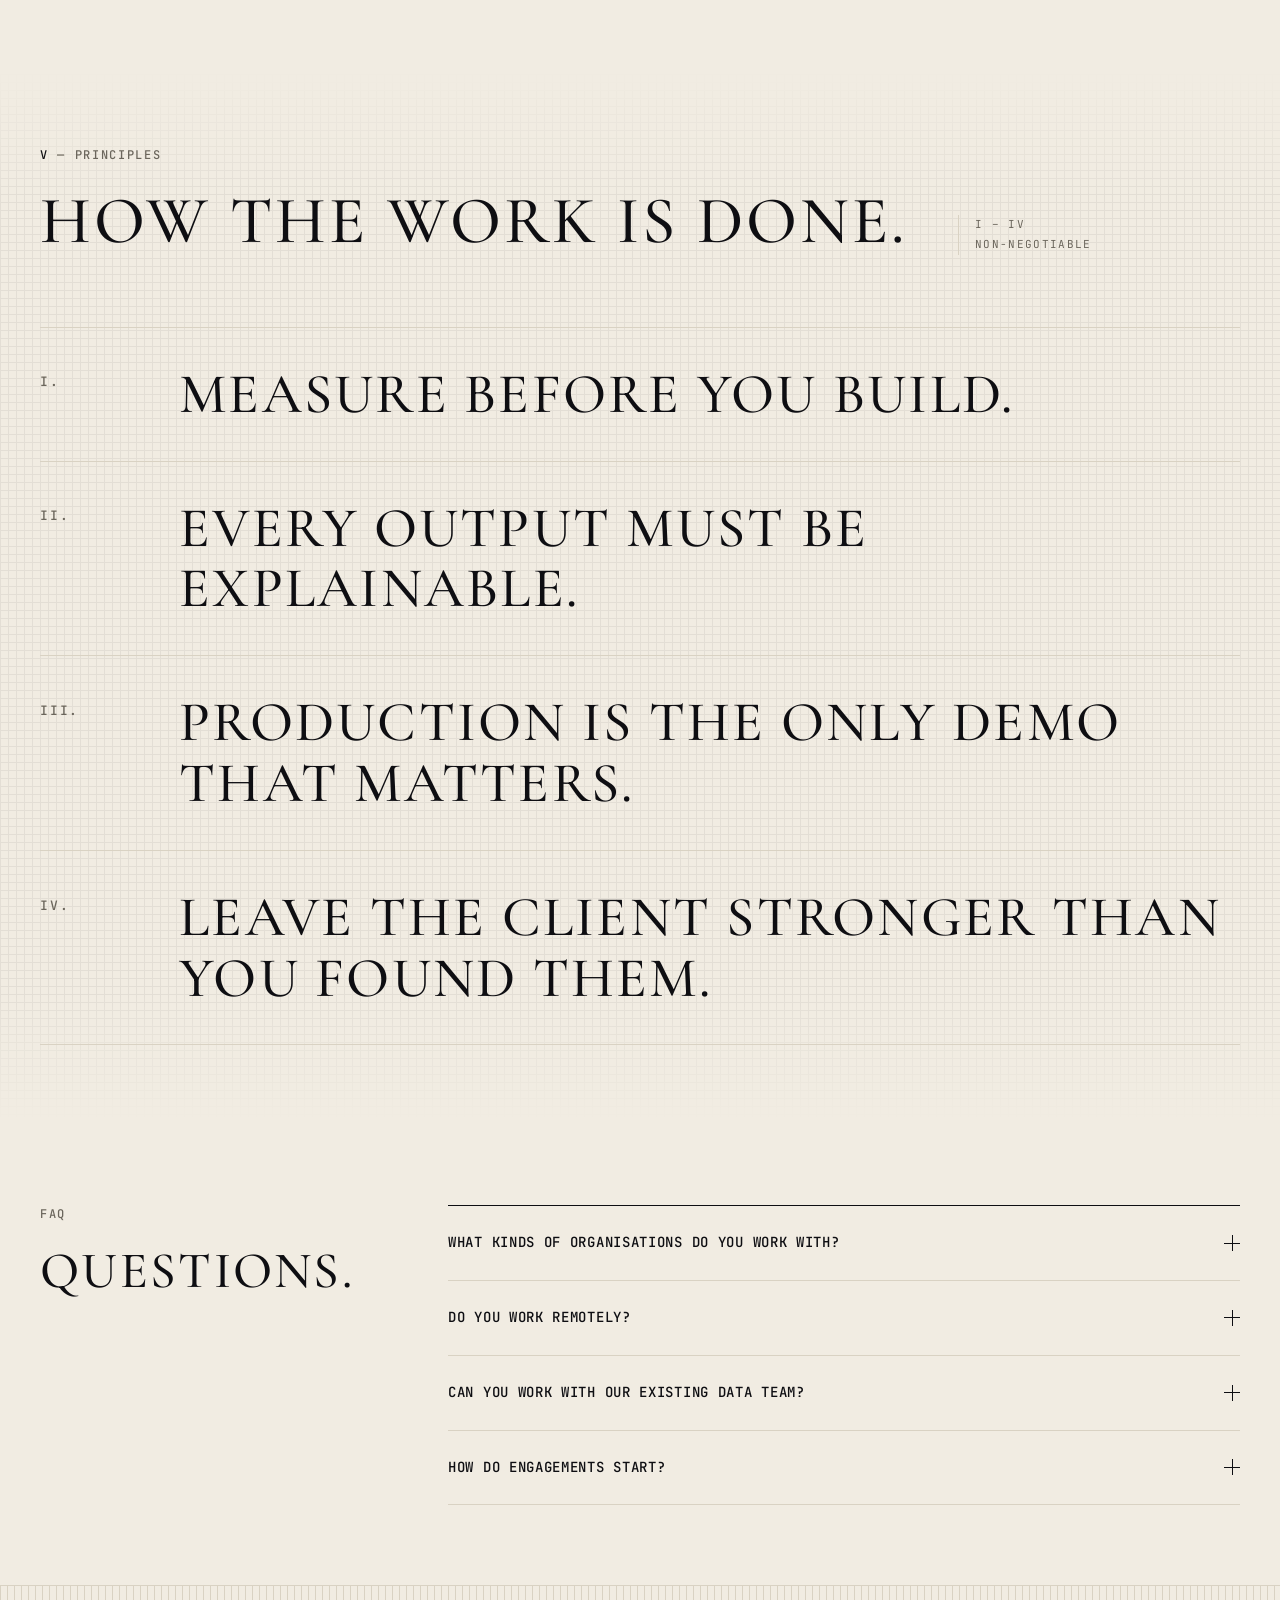
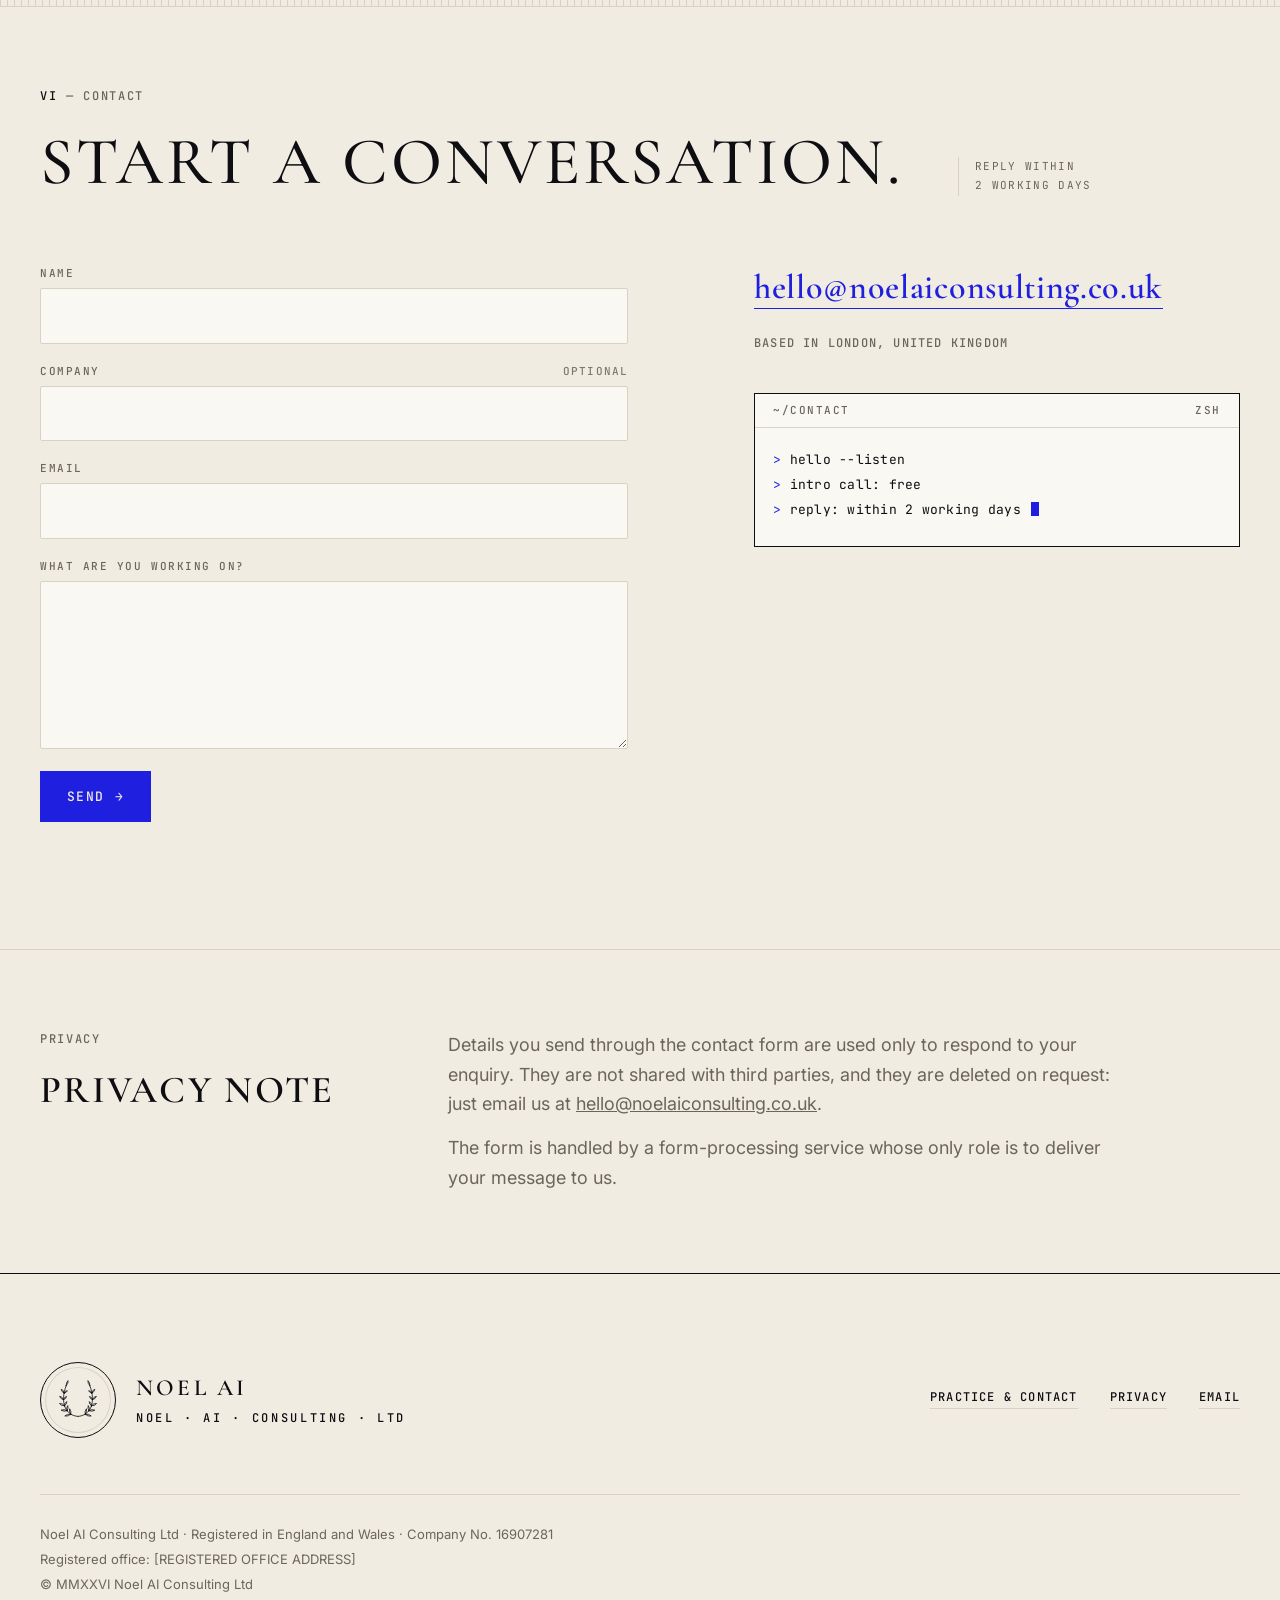
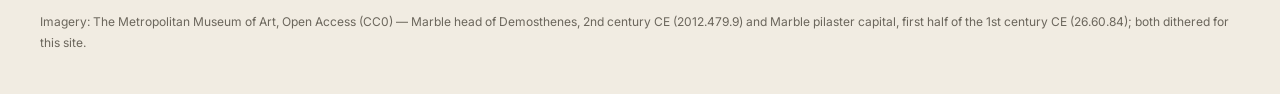
<file: practice.html>
<!doctype html>
<html lang="en-GB">
<head>
  <meta charset="utf-8">
  <meta name="viewport" content="width=device-width, initial-scale=1">
  <title>The Practice &amp; Contact — Noel AI Consulting Ltd</title>
  <meta name="description" content="Noel AI Consulting is an independent, senior-led AI and machine learning practice in London. See how engagements work, read the FAQ, and start a conversation.">
  <!--
    ┌─────────────────────────────────────────────────────────────────────┐
    │ PRIVATE PREVIEW: this site is hidden from Google while it is built. │
    │ TO MAKE THE SITE PUBLIC ON GOOGLE:                                  │
    │   1. Delete the <meta name="robots" ...> line directly below,       │
    │      in BOTH index.html and practice.html.                          │
    │   2. Redeploy. Then (optionally) submit the site in Google Search   │
    │      Console so it is crawled sooner.                               │
    └─────────────────────────────────────────────────────────────────────┘
  -->
  <meta name="robots" content="noindex, nofollow">
  <meta name="theme-color" content="#F1ECE2">

  <link rel="icon" href="favicon.svg" type="image/svg+xml">
  <link rel="icon" href="favicon-32.png" sizes="32x32" type="image/png">
  <link rel="apple-touch-icon" href="apple-touch-icon.png">

  <!-- Open Graph. Replace noelaiconsulting with your real domain (absolute URLs are required for previews). -->
  <meta property="og:type" content="website">
  <meta property="og:site_name" content="Noel AI Consulting Ltd">
  <meta property="og:locale" content="en_GB">
  <meta property="og:title" content="The Practice &amp; Contact — Noel AI Consulting Ltd">
  <meta property="og:description" content="Noel AI Consulting is an independent, senior-led AI and machine learning practice in London. See how engagements work, read the FAQ, and start a conversation.">
  <meta property="og:url" content="https://noelaiconsulting.co.uk/practice.html">
  <meta property="og:image" content="https://noelaiconsulting.co.uk/og-image.png">
  <meta property="og:image:width" content="1200">
  <meta property="og:image:height" content="630">
  <meta property="og:image:alt" content="Noel AI Consulting: a dithered marble bust beside the wordmark on a travertine background.">
  <meta name="twitter:card" content="summary_large_image">

  <link rel="preconnect" href="https://fonts.googleapis.com">
  <link rel="preconnect" href="https://fonts.gstatic.com" crossorigin>
  <link href="https://fonts.googleapis.com/css2?family=Cinzel:wght@500&amp;family=Cormorant+Garamond:wght@500;600&amp;family=Inter:wght@400&amp;family=JetBrains+Mono:wght@400;500&amp;display=swap" rel="stylesheet">
  <link rel="stylesheet" href="styles.css">
  <script>document.documentElement.classList.add('js');</script>
</head><body id="top">
  <a class="skip" href="#main">Skip to content</a>

  <header class="site-header">
    <div class="wrap header-in">
      <a class="brand" href="index.html" aria-label="Noel AI Consulting, home">
        <svg class="laurel" viewBox="0 0 64 64" fill="none" stroke="currentColor" stroke-width="1.6" stroke-linecap="round" stroke-linejoin="round" aria-hidden="true" focusable="false"><path d="M32 57C13 56 4 36 14 10M21.0 53.7Q17.2 57.5 11.9 56.4Q15.7 52.7 21.0 53.7ZM21.0 53.7Q17.9 50.0 19.2 45.4Q22.2 49.1 21.0 53.7ZM15.2 48.3Q10.5 50.4 6.3 47.5Q11.0 45.4 15.2 48.3ZM15.2 48.3Q13.6 44.1 16.4 40.5Q18.0 44.8 15.2 48.3ZM11.4 40.8Q6.6 41.4 3.8 37.4Q8.6 36.8 11.4 40.8ZM11.4 40.8Q11.2 36.5 14.9 34.4Q15.1 38.7 11.4 40.8ZM9.9 31.4Q5.3 30.8 4.0 26.4Q8.6 27.0 9.9 31.4ZM9.9 31.4Q10.7 27.5 14.6 26.6Q13.8 30.6 9.9 31.4ZM10.8 21.3Q6.6 19.9 6.4 15.6Q10.6 16.9 10.8 21.3ZM10.8 21.3Q12.1 17.7 15.8 17.9Q14.5 21.4 10.8 21.3ZM14.0 10.0Q13.5 5.5 16.9 2.5Q17.4 7.0 14.0 10.0ZM32.0 57.0 C51.0 56.0 60.0 36.0 50.0 10.0M43.0 53.7 Q46.8 57.5 52.1 56.4 Q48.3 52.7 43.0 53.7 ZM43.0 53.7 Q46.1 50.0 44.8 45.4 Q41.8 49.1 43.0 53.7 ZM48.8 48.3 Q53.5 50.4 57.7 47.5 Q53.0 45.4 48.8 48.3 ZM48.8 48.3 Q50.4 44.1 47.6 40.5 Q46.0 44.8 48.8 48.3 ZM52.6 40.8 Q57.4 41.4 60.2 37.4 Q55.4 36.8 52.6 40.8 ZM52.6 40.8 Q52.8 36.5 49.1 34.4 Q48.9 38.7 52.6 40.8 ZM54.1 31.4 Q58.7 30.8 60.0 26.4 Q55.4 27.0 54.1 31.4 ZM54.1 31.4 Q53.3 27.5 49.4 26.6 Q50.2 30.6 54.1 31.4 ZM53.2 21.3 Q57.4 19.9 57.6 15.6 Q53.4 16.9 53.2 21.3 ZM53.2 21.3 Q51.9 17.7 48.2 17.9 Q49.5 21.4 53.2 21.3 ZM50.0 10.0 Q50.5 5.5 47.1 2.5 Q46.6 7.0 50.0 10.0 Z"/></svg>
        <span class="brand-text">
          <span class="brand-name">NOEL AI</span>
          <span class="brand-sub">CONSULTING</span>
        </span>
      </a>

      <button class="menu-toggle" type="button" aria-expanded="false" aria-controls="site-nav">Menu</button>

      <nav class="site-nav" id="site-nav" aria-label="Primary">
        <ul>
          <li><a href="index.html#services">I. Services</a></li>
          <li><a href="index.html#method">II. Method</a></li>
          <li><a href="practice.html" aria-current="page">III. Practice</a></li>
        </ul>
        <a class="btn btn--sm" href="#contact">Start a conversation <span class="arr" aria-hidden="true">→</span></a>
      </nav>
    </div>
  </header>

  <main id="main">

    <!-- ============ HERO (short) ============ -->
    <section class="hero hero--short fluted-bg" aria-labelledby="practice-title">
      <div class="wrap">
        <div class="grid12">
          <div class="hero-head">
            <p class="eyebrow">The Practice</p>
            <h1 class="display chisel" id="practice-title"><span class="nb">SMALL BY DESIGN.</span> <span class="nb">SERIOUS BY NATURE.</span></h1>
          </div>

          <div class="hero-copy">
            <p class="lede">Noel AI Consulting is an independent consultancy delivering hands-on AI and machine learning engineering. Every engagement is led and delivered by a senior practitioner with production experience in insurance technology and regulated industries. No hand-offs to junior teams, and no slide decks in place of working software.</p>
          </div>

          <figure class="hero-fig">
            <div class="frame">
              <div class="dither" data-dither data-src="assets/capital-gray.webp" data-cols="210" data-interactive="true">
                <img src="assets/capital-dither.png" width="420" height="316" fetchpriority="high" decoding="async"
                     alt="A carved Corinthian pilaster capital with acanthus leaves and spiral volutes, rendered as a black-and-white dithered image.">
              </div>
            </div>
            <figcaption class="caption">FIG. II — Study of a marble capital, 1-bit, 8×8 Bayer</figcaption>
          </figure>
        </div>
      </div>
    </section>

    <div class="flutes" aria-hidden="true"></div>

    <!-- ============ IV — ENGAGEMENTS ============ -->
    <section class="section" id="engagements" aria-labelledby="engagements-title">
      <div class="wrap">
        <header class="sec-head reveal">
          <div>
            <p class="label"><span class="num">IV</span> — Engagements</p>
            <h2 class="display" id="engagements-title">THREE WAYS TO WORK TOGETHER.</h2>
          </div>
          <p class="annot">ADVISORY · BUILD<br>EMBEDDED</p>
        </header>

        <div class="tablets">
          <article class="tablet reveal" style="--rd:0ms">
            <div class="tablet-in">
              <span class="num">I.</span>
              <h3>Advisory</h3>
              <p>Fixed-scope review or roadmap.</p>
              <dl><dt>Typical length</dt><dd>1–3 weeks</dd></dl>
            </div>
          </article>
          <article class="tablet reveal" style="--rd:100ms">
            <div class="tablet-in">
              <span class="num">II.</span>
              <h3>Build</h3>
              <p>End-to-end delivery of a defined system.</p>
              <dl><dt>Typical length</dt><dd>6–12 weeks</dd></dl>
            </div>
          </article>
          <article class="tablet reveal" style="--rd:200ms">
            <div class="tablet-in">
              <span class="num">III.</span>
              <h3>Embedded</h3>
              <p>Ongoing part-time technical leadership alongside your team.</p>
              <dl><dt>Cadence</dt><dd>Monthly</dd></dl>
            </div>
          </article>
        </div>
      </div>
    </section>

    <!-- ============ V — PRINCIPLES ============ -->
    <section class="section mosaic" id="principles" aria-labelledby="principles-title">
      <div class="wrap">
        <header class="sec-head reveal">
          <div>
            <p class="label"><span class="num">V</span> — Principles</p>
            <h2 class="display" id="principles-title">HOW THE WORK IS DONE.</h2>
          </div>
          <p class="annot">I – IV<br>NON-NEGOTIABLE</p>
        </header>

        <ol class="principles">
          <li class="principle reveal"><span class="num">I.</span><p>Measure before you build.</p></li>
          <li class="principle reveal"><span class="num">II.</span><p>Every output must be explainable.</p></li>
          <li class="principle reveal"><span class="num">III.</span><p>Production is the only demo that matters.</p></li>
          <li class="principle reveal"><span class="num">IV.</span><p>Leave the client stronger than you found them.</p></li>
        </ol>
      </div>
    </section>

    <!-- ============ FAQ ============ -->
    <section class="section" id="faq" aria-labelledby="faq-title">
      <div class="wrap">
        <div class="faq-wrap">
          <div class="sec-intro reveal">
            <p class="label">FAQ</p>
            <h2 class="display" id="faq-title">QUESTIONS.</h2>
          </div>

          <div class="faq reveal">
            <div class="faq-item">
              <h3><button class="faq-q" type="button" id="q1" aria-expanded="false" aria-controls="a1">What kinds of organisations do you work with? <span class="pm" aria-hidden="true"></span></button></h3>
              <div class="faq-a" id="a1" role="region" aria-labelledby="q1"><div><p>Mid-sized and large organisations in regulated sectors such as insurance and financial services, plus technology companies building AI products.</p></div></div>
            </div>
            <div class="faq-item">
              <h3><button class="faq-q" type="button" id="q2" aria-expanded="false" aria-controls="a2">Do you work remotely? <span class="pm" aria-hidden="true"></span></button></h3>
              <div class="faq-a" id="a2" role="region" aria-labelledby="q2"><div><p>Yes. Based in London, working with clients across the UK and internationally.</p></div></div>
            </div>
            <div class="faq-item">
              <h3><button class="faq-q" type="button" id="q3" aria-expanded="false" aria-controls="a3">Can you work with our existing data team? <span class="pm" aria-hidden="true"></span></button></h3>
              <div class="faq-a" id="a3" role="region" aria-labelledby="q3"><div><p>Yes. Most engagements are designed to strengthen in-house capability, not replace it.</p></div></div>
            </div>
            <div class="faq-item">
              <h3><button class="faq-q" type="button" id="q4" aria-expanded="false" aria-controls="a4">How do engagements start? <span class="pm" aria-hidden="true"></span></button></h3>
              <div class="faq-a" id="a4" role="region" aria-labelledby="q4"><div><p>With a short, free introductory call to understand the problem and decide whether there’s a fit.</p></div></div>
            </div>
          </div>
        </div>
      </div>
    </section>

    <div class="flutes" aria-hidden="true"></div>

    <!-- ============ VI — CONTACT ============ -->
    <section class="section" id="contact" aria-labelledby="contact-title">
      <div class="wrap">
        <header class="sec-head reveal">
          <div>
            <p class="label"><span class="num">VI</span> — Contact</p>
            <h2 class="display" id="contact-title">START A CONVERSATION.</h2>
          </div>
          <p class="annot">REPLY WITHIN<br>2 WORKING DAYS</p>
        </header>

        <div class="contact-grid">
          <!--
            FORM: replace [FORM ENDPOINT] with your Formspree endpoint, e.g. https://formspree.io/f/xxxxxxxx
            Netlify Forms alternative: remove the Formspree action, add  name="contact" data-netlify="true"
            netlify-honeypot="_gotcha"  to the <form>, and add  <input type="hidden" name="form-name" value="contact">.
            (main.js posts via fetch, which Netlify Forms also accepts at "/".)
          -->
          <form class="contact-form reveal" id="contact-form" action="[FORM ENDPOINT]" method="POST">
            <div class="field">
              <label for="f-name">Name</label>
              <input id="f-name" name="name" type="text" autocomplete="name" required>
            </div>
            <div class="field">
              <label for="f-company">Company <span class="opt">Optional</span></label>
              <input id="f-company" name="company" type="text" autocomplete="organization">
            </div>
            <div class="field">
              <label for="f-email">Email</label>
              <input id="f-email" name="email" type="email" autocomplete="email" required>
            </div>
            <div class="field">
              <label for="f-msg">What are you working on?</label>
              <textarea id="f-msg" name="message" required></textarea>
            </div>
            <div class="hp" aria-hidden="true"><label>Leave this field empty <input type="text" name="_gotcha" tabindex="-1" autocomplete="off"></label></div>
            <button class="btn" type="submit">Send <span class="arr" aria-hidden="true">→</span></button>
            <p class="form-status" role="status" aria-live="polite"></p>
          </form>

          <aside class="contact-side reveal" style="--rd:120ms" aria-label="Contact details">
            <a class="mail" href="mailto:hello@noelaiconsulting.co.uk">hello@noelaiconsulting.co.uk</a>
            <p class="where">Based in London, United Kingdom</p>
            <div class="term-block" aria-hidden="true">
              <div class="terminal-bar"><span>~/contact</span><span>zsh</span></div>
              <pre><span class="p">&gt;</span> hello --listen
<span class="p">&gt;</span> intro call: free
<span class="p">&gt;</span> reply: within 2 working days <span class="cursor"></span></pre>
            </div>
          </aside>
        </div>
      </div>
    </section>

    <!-- ============ PRIVACY ============ -->
    <section class="section privacy" id="privacy" aria-labelledby="privacy-title">
      <div class="wrap">
        <div class="privacy-grid">
          <div>
            <p class="label">Privacy</p>
            <h2 id="privacy-title">PRIVACY NOTE</h2>
          </div>
          <div>
            <p>Details you send through the contact form are used only to respond to your enquiry. They are not shared with third parties, and they are deleted on request: just email us at <a href="mailto:hello@noelaiconsulting.co.uk">hello@noelaiconsulting.co.uk</a>.</p>
            <p>The form is handled by a form-processing service whose only role is to deliver your message to us.</p>
          </div>
        </div>
      </div>
    </section>

  </main>

  <footer class="site-footer">
    <div class="wrap">
      <div class="foot-top">
        <div class="foot-brand">
          <div class="seal"><svg class="laurel seal-laurel" viewBox="0 0 64 64" fill="none" stroke="currentColor" stroke-width="1.2" stroke-linecap="round" stroke-linejoin="round" aria-hidden="true" focusable="false"><path d="M32 57C13 56 4 36 14 10M21.0 53.7Q17.2 57.5 11.9 56.4Q15.7 52.7 21.0 53.7ZM21.0 53.7Q17.9 50.0 19.2 45.4Q22.2 49.1 21.0 53.7ZM15.2 48.3Q10.5 50.4 6.3 47.5Q11.0 45.4 15.2 48.3ZM15.2 48.3Q13.6 44.1 16.4 40.5Q18.0 44.8 15.2 48.3ZM11.4 40.8Q6.6 41.4 3.8 37.4Q8.6 36.8 11.4 40.8ZM11.4 40.8Q11.2 36.5 14.9 34.4Q15.1 38.7 11.4 40.8ZM9.9 31.4Q5.3 30.8 4.0 26.4Q8.6 27.0 9.9 31.4ZM9.9 31.4Q10.7 27.5 14.6 26.6Q13.8 30.6 9.9 31.4ZM10.8 21.3Q6.6 19.9 6.4 15.6Q10.6 16.9 10.8 21.3ZM10.8 21.3Q12.1 17.7 15.8 17.9Q14.5 21.4 10.8 21.3ZM14.0 10.0Q13.5 5.5 16.9 2.5Q17.4 7.0 14.0 10.0ZM32.0 57.0 C51.0 56.0 60.0 36.0 50.0 10.0M43.0 53.7 Q46.8 57.5 52.1 56.4 Q48.3 52.7 43.0 53.7 ZM43.0 53.7 Q46.1 50.0 44.8 45.4 Q41.8 49.1 43.0 53.7 ZM48.8 48.3 Q53.5 50.4 57.7 47.5 Q53.0 45.4 48.8 48.3 ZM48.8 48.3 Q50.4 44.1 47.6 40.5 Q46.0 44.8 48.8 48.3 ZM52.6 40.8 Q57.4 41.4 60.2 37.4 Q55.4 36.8 52.6 40.8 ZM52.6 40.8 Q52.8 36.5 49.1 34.4 Q48.9 38.7 52.6 40.8 ZM54.1 31.4 Q58.7 30.8 60.0 26.4 Q55.4 27.0 54.1 31.4 ZM54.1 31.4 Q53.3 27.5 49.4 26.6 Q50.2 30.6 54.1 31.4 ZM53.2 21.3 Q57.4 19.9 57.6 15.6 Q53.4 16.9 53.2 21.3 ZM53.2 21.3 Q51.9 17.7 48.2 17.9 Q49.5 21.4 53.2 21.3 ZM50.0 10.0 Q50.5 5.5 47.1 2.5 Q46.6 7.0 50.0 10.0 Z"/></svg></div>
          <div>
            <p class="brand-name">NOEL AI</p>
            <p class="foot-inscription">NOEL · AI · CONSULTING · LTD</p>
          </div>
        </div>
        <nav class="foot-links" aria-label="Footer">
          <a href="practice.html">Practice &amp; Contact</a>
          <a href="practice.html#privacy">Privacy</a>
          <a href="mailto:hello@noelaiconsulting.co.uk">Email</a>
        </nav>
      </div>

      <div class="foot-legal">
        <p>Noel AI Consulting Ltd · Registered in England and Wales · Company No. 16907281</p>
        <p>Registered office: [REGISTERED OFFICE ADDRESS]</p>
        <p>© MMXXVI Noel AI Consulting Ltd</p>
        <p class="credit">Imagery: The Metropolitan Museum of Art, Open Access (CC0) — Marble head of Demosthenes, 2nd century CE (2012.479.9) and Marble pilaster capital, first half of the 1st century CE (26.60.84); both dithered for this site.</p>
      </div>
    </div>
  </footer>

  <script src="main.js" defer></script>
</body>
</html>
</file>
<file: styles.css>
/* ==========================================================================
   NOEL AI CONSULTING LTD — "Marble & Machine"
   Shared stylesheet for index.html and practice.html
   ========================================================================== */

/* Metric-matched fallbacks: keep layout stable while web fonts load (display=swap) */
@font-face { font-family: "Cormorant Fallback"; src: local("Georgia"), local("Times New Roman"); size-adjust: 82.8%; }
@font-face { font-family: "Inter Fallback"; src: local("Arial"), local("Helvetica"); size-adjust: 107.6%; ascent-override: 90%; descent-override: 22%; line-gap-override: 0%; }

/* ---------- Tokens -------------------------------------------------------- */
:root {
  --travertine: #F1ECE2; /* main background */
  --marble: #FAF8F3;     /* cards, raised surfaces */
  --ink: #0E0E12;        /* primary text, dark sections */
  --stone: #6B665C;      /* secondary text (4.8:1 on travertine) */
  --vein: #D9D2C3;       /* hairlines, borders */
  --imperial: #1F1FE0;   /* the single accent */

  /* Tints of the same accent / stone for use on --ink only (WCAG AA) */
  --imperial-on-ink: #8A8AFF;
  --stone-on-ink: #A8A397;

  --serif: "Cormorant Garamond", "Cormorant Fallback", Georgia, "Times New Roman", serif;
  --inscription: "Cinzel", "Cormorant Fallback", Georgia, serif;
  --mono: "JetBrains Mono", "IBM Plex Mono", ui-monospace, SFMono-Regular, Menlo, Consolas, monospace;
  --sans: "Inter", "Inter Fallback", system-ui, -apple-system, "Segoe UI", Roboto, sans-serif;

  --wrap: 1200px;
  --gutter: 24px;
  --pad: clamp(20px, 4vw, 40px);
  --header-h: 72px;
  --h1: clamp(48px, 8vw, 112px);
  --h2: clamp(38px, 5.2vw, 72px);
  --section-y: clamp(64px, 8vw, 80px); /* x2 between neighbours = 128–160px */
}

/* ---------- Reset / base -------------------------------------------------- */
*, *::before, *::after { box-sizing: border-box; }
html { -webkit-text-size-adjust: 100%; scroll-padding-top: calc(var(--header-h) + 24px); }
@media (prefers-reduced-motion: no-preference) { html { scroll-behavior: smooth; } }
body {
  margin: 0;
  background: var(--travertine);
  color: var(--ink);
  font-family: var(--sans);
  font-size: 17px;
  line-height: 1.65;
  font-weight: 400;
  -webkit-font-smoothing: antialiased;
  text-rendering: optimizeLegibility;
  overflow-x: hidden;
}
@media (min-width: 1024px) { body { font-size: 18px; } }
img, svg, canvas { display: block; max-width: 100%; }
h1, h2, h3, h4, p, ul, ol, figure, blockquote, dl, dd { margin: 0; }
ul, ol { padding: 0; list-style: none; }
a { color: inherit; }
button, input, textarea { font: inherit; color: inherit; }
::selection { background: var(--imperial); color: var(--travertine); }

:focus-visible { outline: 2px solid var(--imperial); outline-offset: 3px; }
.dark :focus-visible { outline-color: var(--imperial-on-ink); }

.sr-only {
  position: absolute !important; width: 1px; height: 1px; margin: -1px; padding: 0;
  overflow: hidden; clip: rect(0 0 0 0); clip-path: inset(50%); white-space: nowrap; border: 0;
}
.skip {
  position: absolute; left: 16px; top: -100px; z-index: 100;
  background: var(--ink); color: var(--travertine); padding: 12px 16px;
  font: 500 12px/1 var(--mono); letter-spacing: .1em; text-transform: uppercase; text-decoration: none;
}
.skip:focus { top: 12px; }

.wrap { width: 100%; max-width: calc(var(--wrap) + 2 * var(--pad)); margin-inline: auto; padding-inline: var(--pad); }
.grid12 { display: grid; grid-template-columns: repeat(12, minmax(0, 1fr)); column-gap: var(--gutter); }

/* ---------- Type primitives ---------------------------------------------- */
.mono, .label, .eyebrow, .annot, .caption, .term {
  font-family: var(--mono);
  text-transform: uppercase;
}
.term, .terminal pre, .term-block pre { text-transform: none; } /* commands stay lowercase */
.eyebrow {
  display: flex; align-items: center; gap: 12px;
  font-size: 12px; font-weight: 500; letter-spacing: .1em; line-height: 1.5; color: var(--stone);
}
.eyebrow::before { content: ""; flex: none; width: 8px; height: 8px; background: var(--imperial); }

.label {
  font-size: 12px; font-weight: 500; letter-spacing: .14em; color: var(--stone); margin-bottom: 20px;
}
.label .num { color: var(--ink); }
.dark .label { color: var(--stone-on-ink); }
.dark .label .num { color: var(--travertine); }

.display {
  font-family: var(--serif); font-weight: 600; text-transform: uppercase;
  letter-spacing: .05em; line-height: 1.02;
}
h1.display { font-size: var(--h1); }
h2.display { font-size: var(--h2); line-height: 1.04; letter-spacing: .045em; font-weight: 500; text-wrap: balance; }
.lede { max-width: 60ch; color: var(--stone); }

.annot {
  font-size: 11px; letter-spacing: .12em; line-height: 1.8; color: var(--stone);
  border-left: 1px solid var(--vein); padding-left: 16px;
}
.dark .annot { color: var(--stone-on-ink); border-color: rgba(241, 236, 226, .2); }

.caption { font-size: 11px; letter-spacing: .1em; line-height: 1.6; color: var(--stone); margin-top: 14px; }

/* blinking block cursor */
.cursor {
  display: inline-block; width: .62em; height: 1.05em; margin-left: .15em;
  background: var(--imperial); vertical-align: -.18em;
  animation: blink 1.1s steps(1, end) infinite;
}
.dark .cursor { background: var(--imperial-on-ink); }
@keyframes blink { 50% { opacity: 0; } }

/* ---------- Buttons / links ---------------------------------------------- */
.btn {
  display: inline-flex; align-items: center; justify-content: center; gap: .8em;
  padding: 18px 26px; border: 1px solid var(--imperial); border-radius: 0;
  background: var(--imperial); color: var(--travertine);
  font: 500 13px/1 var(--mono); letter-spacing: .1em; text-transform: uppercase; text-decoration: none;
  cursor: pointer; transition: background-color .2s, border-color .2s, color .2s;
}
.btn:hover { background: var(--ink); border-color: var(--ink); }
.btn .arr { display: inline-block; transition: transform .2s; }
.btn:hover .arr { transform: translateX(4px); }
.btn--sm { padding: 13px 18px; font-size: 12px; }

.link {
  display: inline-block; font: 500 13px/1 var(--mono); letter-spacing: .1em; text-transform: uppercase;
  color: var(--ink); text-decoration: none; padding-bottom: 6px; border-bottom: 1px solid currentColor;
  transition: color .2s;
}
.link:hover { color: var(--imperial); }

/* ---------- Header -------------------------------------------------------- */
.site-header {
  position: sticky; top: 0; z-index: 50;
  border-bottom: 1px solid transparent;
  transition: background-color .3s, border-color .3s;
}
.site-header.is-scrolled, .site-header.nav-open {
  background: rgba(241, 236, 226, .86);
  -webkit-backdrop-filter: blur(14px); backdrop-filter: blur(14px);
  border-bottom-color: var(--vein);
}
.header-in { height: var(--header-h); display: flex; align-items: center; justify-content: space-between; gap: 24px; }

.brand { display: inline-flex; align-items: center; gap: 12px; text-decoration: none; }
.brand .laurel { width: 36px; height: 36px; color: var(--ink); }
.brand-text { display: flex; flex-direction: column; line-height: 1; }
.brand-name { font-family: var(--serif); font-weight: 600; font-size: 23px; letter-spacing: .14em; }
.brand-sub { font: 500 9px/1 var(--mono); letter-spacing: .26em; color: var(--stone); margin-top: 5px; }

.site-nav { display: flex; align-items: center; gap: 32px; }
.site-nav ul { display: flex; align-items: center; }
.site-nav li + li::before {
  content: "·" / ""; color: var(--stone); margin-inline: 14px; font-family: var(--mono);
}
.site-nav li { display: flex; align-items: center; }
.site-nav ul a {
  font: 500 12px/1 var(--mono); letter-spacing: .1em; text-transform: uppercase; text-decoration: none;
  padding: 8px 0; border-bottom: 1px solid transparent; transition: color .2s, border-color .2s;
}
.site-nav ul a:hover { color: var(--imperial); border-color: currentColor; }
.site-nav ul a[aria-current="page"] { color: var(--imperial); }

.menu-toggle {
  display: none; background: none; border: 1px solid var(--ink); border-radius: 0; cursor: pointer;
  padding: 11px 14px; font: 500 12px/1 var(--mono); letter-spacing: .14em; text-transform: uppercase;
}
.menu-toggle:hover { background: var(--ink); color: var(--travertine); }

@media (max-width: 1019px) {
  .menu-toggle { display: inline-block; }
  .site-nav {
    position: absolute; left: 0; right: 0; top: 100%;
    flex-direction: column; align-items: stretch; gap: 0;
    padding: 8px var(--pad) 28px; background: rgba(241, 236, 226, .97);
    border-bottom: 1px solid var(--vein); display: none;
  }
  .site-header.nav-open .site-nav { display: flex; }
  .site-nav ul { flex-direction: column; align-items: stretch; }
  .site-nav li + li::before { display: none; }
  .site-nav li { border-bottom: 1px solid var(--vein); }
  .site-nav ul a { display: block; padding: 18px 0; font-size: 13px; border: 0; }
  .site-nav .btn { margin-top: 24px; }
}

/* ---------- Fluting (pure CSS) ------------------------------------------- */
.flutes {
  height: 22px; border-block: 1px solid var(--vein);
  background: repeating-linear-gradient(90deg, var(--vein) 0 1px, transparent 1px 7px);
}
.fluted-bg { position: relative; isolation: isolate; }
.fluted-bg::before {
  content: ""; position: absolute; inset: 0; z-index: -1; pointer-events: none;
  background: repeating-linear-gradient(90deg,
    var(--vein) 0 1px, transparent 1px 7px, var(--vein) 7px 8px, transparent 8px 30px);
  opacity: .7;
  -webkit-mask-image: linear-gradient(180deg, #000 0%, #000 55%, transparent 100%);
  mask-image: linear-gradient(180deg, #000 0%, #000 55%, transparent 100%);
}

/* ---------- Hero ---------------------------------------------------------- */
.hero { padding-block: clamp(24px, 4vw, 48px) clamp(40px, 6vw, 72px); }
.hero .wrap > .grid12 { align-items: center; row-gap: 28px; }
.hero-copy { grid-column: 1 / 8; }
.hero-copy .eyebrow { margin-bottom: 28px; }
.hero h1 { font-size: clamp(44px, 6.7vw, 96px); margin-bottom: 28px; }
.hero h1 .word { display: inline-block; white-space: nowrap; }
.hero .lede { font-size: 1.05em; margin-bottom: 32px; }
.hero-cta { display: flex; flex-wrap: wrap; align-items: center; gap: 20px 32px; }

.hero-fig { grid-column: 8 / 13; justify-self: end; width: 100%; max-width: 520px; }
.frame { border: 1px solid var(--ink); padding: 14px; position: relative; }
.dither { position: relative; width: 100%; line-height: 0; }
.dither img { width: 100%; height: auto; image-rendering: pixelated; }
.dither canvas { position: absolute; left: 50%; top: 0; transform: translateX(-50%); image-rendering: pixelated; touch-action: pan-y; }
.dither.is-live img { visibility: hidden; }
.dither:not(.is-live) canvas { display: none; }

.hero-term { grid-column: 1 / 8; grid-row: 2; align-self: end; }
.term { font-size: 12.5px; letter-spacing: .06em; line-height: 1.9; color: var(--stone); }
.term .p { color: var(--ink); }
.hero-term .term { border-left: 1px solid var(--vein); padding-left: 16px; }

@media (max-width: 899px) {
  .hero-copy, .hero-term, .hero-fig { grid-column: 1 / -1; grid-row: auto; }
  .hero-fig { order: -1; justify-self: center; max-width: 360px; }
  .hero-copy { order: 1; }
  .hero-term { order: 2; }
}

/* ---------- Inscription band --------------------------------------------- */
.marquee { overflow: hidden; border-block: 1px solid var(--ink); padding-block: 20px; background: var(--marble); }
.marquee-track { display: flex; width: max-content; animation: marquee 20s linear infinite; }
.marquee:hover .marquee-track, .marquee:focus-within .marquee-track { animation-play-state: paused; }
.marquee-group { display: flex; align-items: center; justify-content: space-around; flex: none; min-width: 100vw; font-size: clamp(18px, 2.4vw, 30px); }
.marquee-group span {
  font-family: var(--inscription); font-weight: 500; text-transform: uppercase;
  letter-spacing: .16em; white-space: nowrap;
}
.marquee-group i { font-style: normal; color: var(--imperial); margin-inline: clamp(14px, 2.2vw, 30px); font-family: var(--inscription); font-size: 2.1em; line-height: 0; position: relative; top: .02em; }
@keyframes marquee { to { transform: translateX(-50%); } }
@media (prefers-reduced-motion: reduce) {
  .marquee-track { animation: none; width: auto; justify-content: center; }
  .marquee-group { flex-wrap: wrap; justify-content: center; row-gap: 8px; }
  .marquee-group[aria-hidden="true"] { display: none; }
}

/* ---------- Sections ------------------------------------------------------ */
.section { padding-block: var(--section-y); }
.sec-head { display: grid; grid-template-columns: repeat(12, minmax(0, 1fr)); gap: 24px; align-items: end; margin-bottom: clamp(40px, 6vw, 72px); }
.sec-head > div { grid-column: 1 / 10; }
.sec-head .annot { grid-column: 10 / 13; }
@media (max-width: 899px) {
  .sec-head > div, .sec-head .annot { grid-column: 1 / -1; }
  .sec-head .annot { display: none; }
}

/* mosaic (tesserae) background */
.mosaic { position: relative; isolation: isolate; }
.mosaic::before {
  content: ""; position: absolute; inset: 0; z-index: -1; pointer-events: none; opacity: .055;
  background-image:
    linear-gradient(var(--ink) 1px, transparent 1px),
    linear-gradient(90deg, var(--ink) 1px, transparent 1px);
  background-size: 8px 8px;
  -webkit-mask-image: linear-gradient(180deg, transparent 0, #000 12%, #000 88%, transparent 100%);
  mask-image: linear-gradient(180deg, transparent 0, #000 12%, #000 88%, transparent 100%);
}

/* ---------- Service cards ------------------------------------------------- */
.cards { display: grid; grid-template-columns: repeat(3, minmax(0, 1fr)); gap: var(--gutter); }
@media (max-width: 959px) { .cards { grid-template-columns: repeat(2, minmax(0, 1fr)); } }
@media (max-width: 639px) { .cards { grid-template-columns: 1fr; } }

.card {
  position: relative; display: flex; flex-direction: column; gap: 18px;
  background: var(--marble); border: 1px solid var(--vein); border-radius: 2px;
  padding: 28px 28px 34px; transition: border-color .25s;
}
.card:hover, .card:focus-within { border-color: var(--imperial); }
.card-top { display: flex; justify-content: space-between; align-items: baseline; font: 500 12px/1 var(--mono); letter-spacing: .12em; text-transform: uppercase; }
.card-top .verb { color: var(--stone); }
.pxicon { width: 36px; height: 36px; fill: var(--ink); transition: fill .2s; margin-block: 6px 2px; }
.card:hover .pxicon, .card:focus-within .pxicon { fill: var(--imperial); }
.card h3 { font-family: var(--serif); font-weight: 600; font-size: clamp(23px, 2.1vw, 27px); line-height: 1.15; letter-spacing: .05em; text-transform: uppercase; }
.card p { font-size: 16px; line-height: 1.6; color: var(--stone); }
@media (prefers-reduced-motion: no-preference) {
  .card:hover .pxicon rect, .card:focus-within .pxicon rect {
    animation: px 1.2s steps(1, end) infinite; animation-delay: calc(var(--i) * -53ms);
  }
}
@keyframes px { 0% { opacity: 1; } 30% { opacity: .1; } 55% { opacity: 1; } 78% { opacity: .35; } }

/* ---------- Method: four columns ----------------------------------------- */
.columns { display: grid; grid-template-columns: repeat(4, minmax(0, 1fr)); gap: var(--gutter); }
@media (max-width: 959px) { .columns { grid-template-columns: repeat(2, minmax(0, 1fr)); row-gap: 56px; } }
@media (max-width: 559px) { .columns { grid-template-columns: 1fr; } }
.col { display: flex; flex-direction: column; }
.col-fig { height: 340px; display: flex; align-items: flex-end; border-bottom: 1px solid var(--ink); }
.column { height: 100%; width: auto; color: var(--ink); overflow: visible; }
.col-meta { display: flex; align-items: baseline; gap: 14px; margin-top: 22px; }
.col-meta .num { font: 500 12px/1 var(--mono); letter-spacing: .12em; color: var(--stone); }
.col h3 { font-family: var(--serif); font-weight: 600; font-size: 28px; letter-spacing: .06em; text-transform: uppercase; line-height: 1.1; }
.col p { margin-top: 12px; font-size: 16px; line-height: 1.6; color: var(--stone); max-width: 32ch; }

/* column rise: stroke-dashoffset, base -> capital */
@media (prefers-reduced-motion: no-preference) {
  .js .column .d {
    stroke-dasharray: 1; stroke-dashoffset: 1;
    transition: stroke-dashoffset 1s cubic-bezier(.3, .6, .25, 1);
    transition-delay: calc(var(--c, 0) * 380ms + var(--d, 0ms));
  }
  .js .columns.is-in .column .d { stroke-dashoffset: 0; }
}

/* ---------- Dark section: instruments ------------------------------------ */
.dark { background: var(--ink); color: var(--travertine); padding-block: clamp(88px, 11vw, 140px); }
.dark .display { color: var(--travertine); }
.dark-grid { display: grid; grid-template-columns: repeat(12, minmax(0, 1fr)); gap: 56px var(--gutter); align-items: start; }
.terminal { grid-column: 1 / 7; border: 1px solid rgba(241, 236, 226, .22); background: rgba(241, 236, 226, .035); }
.terminal-bar {
  display: flex; justify-content: space-between; gap: 16px; padding: 11px 18px;
  border-bottom: 1px solid rgba(241, 236, 226, .18);
  font: 500 11px/1 var(--mono); letter-spacing: .14em; text-transform: uppercase; color: var(--stone-on-ink);
}
.terminal pre {
  margin: 0; padding: 26px 22px 30px; min-height: 17.5em;
  font: 400 14px/1.95 var(--mono); letter-spacing: .02em; color: rgba(241, 236, 226, .88);
  white-space: pre-wrap; overflow-wrap: anywhere;
}
.terminal .p { color: var(--imperial-on-ink); }
.pull { grid-column: 7 / 13; align-self: center; padding-left: clamp(0px, 2vw, 32px); border-left: 1px solid rgba(241, 236, 226, .22); }
.pull p {
  text-wrap: balance;
  font-family: var(--serif); font-weight: 500; text-transform: uppercase; letter-spacing: .04em;
  font-size: clamp(28px, 3.5vw, 48px); line-height: 1.16; color: var(--travertine);
}
.pull footer { margin-top: 28px; font: 500 11px/1.6 var(--mono); letter-spacing: .14em; text-transform: uppercase; color: var(--stone-on-ink); }
@media (max-width: 899px) {
  .terminal, .pull { grid-column: 1 / -1; }
  .pull { border-left: 0; padding-left: 0; border-top: 1px solid rgba(241, 236, 226, .22); padding-top: 40px; }
}

/* ---------- Closing CTA --------------------------------------------------- */
.cta-band { border-block: 1px solid var(--vein); background: var(--marble); padding-block: clamp(72px, 10vw, 120px); text-align: center; }
.cta-band h2 { max-width: 20ch; margin: 0 auto 40px; }

/* ---------- Footer -------------------------------------------------------- */
.site-footer { padding-block: clamp(56px, 7vw, 88px) 40px; border-top: 1px solid var(--ink); }
.foot-top { display: grid; grid-template-columns: repeat(12, minmax(0, 1fr)); gap: 40px var(--gutter); align-items: center; }
.foot-brand { grid-column: 1 / 6; display: flex; align-items: center; gap: 20px; }
.seal {
  flex: none; width: 76px; height: 76px; border: 1px solid var(--ink); border-radius: 50%;
  display: grid; place-items: center; box-shadow: inset 0 0 0 4px var(--travertine), inset 0 0 0 5px var(--vein);
}
.seal .laurel { width: 42px; height: 42px; }
.foot-inscription { font: 500 12px/1.8 var(--mono); letter-spacing: .22em; text-transform: uppercase; }
.foot-links { grid-column: 7 / 13; display: flex; flex-wrap: wrap; gap: 12px 32px; justify-content: flex-end; }
.foot-links a { font: 500 12px/1 var(--mono); letter-spacing: .1em; text-transform: uppercase; text-decoration: none; padding-bottom: 5px; border-bottom: 1px solid var(--vein); transition: color .2s, border-color .2s; }
.foot-links a:hover { color: var(--imperial); border-color: var(--imperial); }
.foot-legal { margin-top: 56px; padding-top: 28px; border-top: 1px solid var(--vein); font-size: 13px; line-height: 1.8; color: var(--stone); }
.foot-legal p + p { margin-top: 2px; }
.foot-legal .credit { margin-top: 14px; font-size: 12px; }
.foot-legal a { color: inherit; }
@media (max-width: 899px) {
  .foot-brand, .foot-links { grid-column: 1 / -1; }
  .foot-links { justify-content: flex-start; }
}

/* ---------- Page 2: practice --------------------------------------------- */
.hero--short { padding-block: clamp(32px, 6vw, 64px) clamp(56px, 8vw, 96px); }
.hero--short .wrap > .grid12 { align-items: start; row-gap: 40px; }
.hero--short .hero-head { grid-column: 1 / -1; }
.hero--short .hero-head .eyebrow { margin-bottom: 28px; }
.hero--short h1 { font-size: clamp(40px, 7.6vw, 104px); }
.hero--short .hero-copy { grid-column: 1 / 8; }
.hero--short .lede { color: var(--ink); max-width: 62ch; }
.hero--short .hero-fig { grid-column: 8 / 13; max-width: 420px; align-self: start; }
@media (min-width: 900px) { .nb { white-space: nowrap; } }
@media (max-width: 899px) {
  .hero--short .hero-copy, .hero--short .hero-fig { grid-column: 1 / -1; }
  .hero--short .hero-copy { order: 0; }
  .hero--short .hero-fig { max-width: 320px; justify-self: start; order: 1; }
}

.tablets { display: grid; grid-template-columns: repeat(3, minmax(0, 1fr)); gap: var(--gutter); }
@media (max-width: 899px) { .tablets { grid-template-columns: 1fr; } }
.tablet { background: var(--marble); border: 1px solid var(--vein); border-radius: 2px; padding: 10px; }
.tablet-in { height: 100%; border: 1px solid rgba(14, 14, 18, .3); padding: 32px 28px 34px; display: flex; flex-direction: column; gap: 16px; }
.tablet .num { font: 500 12px/1 var(--mono); letter-spacing: .14em; color: var(--stone); }
.tablet h3 { font-family: var(--serif); font-weight: 600; font-size: clamp(30px, 3vw, 38px); letter-spacing: .08em; text-transform: uppercase; line-height: 1.05; }
.tablet p { font-size: 16.5px; line-height: 1.6; color: var(--stone); }
.tablet dl { margin-top: auto; padding-top: 20px; border-top: 1px solid var(--vein); }
.tablet dt { font: 500 11px/1 var(--mono); letter-spacing: .14em; text-transform: uppercase; color: var(--stone); margin-bottom: 10px; }
.tablet dd { font-family: var(--serif); font-weight: 600; font-size: 28px; letter-spacing: .06em; text-transform: uppercase; line-height: 1.1; }

.principles { border-bottom: 1px solid var(--vein); }
.principle { display: grid; grid-template-columns: clamp(56px, 9vw, 120px) minmax(0, 1fr); gap: 24px; padding-block: clamp(22px, 3.2vw, 36px); border-top: 1px solid var(--vein); }
.principle .num { font: 500 13px/1 var(--mono); letter-spacing: .14em; color: var(--stone); padding-top: .9em; }
.principle p { font-family: var(--serif); font-weight: 500; text-transform: uppercase; letter-spacing: .04em; font-size: clamp(27px, 4.4vw, 60px); line-height: 1.08; }

/* FAQ accordion */
.faq-wrap { display: grid; grid-template-columns: repeat(12, minmax(0, 1fr)); gap: 40px var(--gutter); }
.faq-wrap .sec-intro { grid-column: 1 / 5; }
.faq-wrap .display { font-size: clamp(34px, 4vw, 54px); }
.faq { grid-column: 5 / 13; border-top: 1px solid var(--ink); }
@media (max-width: 899px) { .faq-wrap .sec-intro, .faq { grid-column: 1 / -1; } }
.faq-item { border-bottom: 1px solid var(--vein); }
.faq-q {
  width: 100%; display: flex; align-items: center; justify-content: space-between; gap: 24px;
  background: none; border: 0; border-radius: 0; cursor: pointer; text-align: left;
  padding: 26px 0; font: 500 14px/1.55 var(--mono); letter-spacing: .05em; text-transform: uppercase;
}
.faq-q:hover { color: var(--imperial); }
.faq-q .pm { flex: none; position: relative; width: 16px; height: 16px; }
.faq-q .pm::before, .faq-q .pm::after { content: ""; position: absolute; background: currentColor; transition: transform .25s; }
.faq-q .pm::before { left: 0; right: 0; top: 7.5px; height: 1px; }
.faq-q .pm::after { top: 0; bottom: 0; left: 7.5px; width: 1px; }
.faq-q[aria-expanded="true"] .pm::after { transform: scaleY(0); }
.faq-a > div { overflow: hidden; }
.faq-a p { padding: 0 48px 28px 0; max-width: 62ch; color: var(--stone); }
.js .faq-a { display: grid; grid-template-rows: 0fr; transition: grid-template-rows .3s ease; }
.js .faq-a > div { visibility: hidden; transition: visibility 0s .3s; }
.js .faq-item.is-open .faq-a { grid-template-rows: 1fr; }
.js .faq-item.is-open .faq-a > div { visibility: visible; transition-delay: 0s; }
@media (prefers-reduced-motion: reduce) { .js .faq-a, .js .faq-a > div, .faq-q .pm::after { transition: none; } }

/* Contact */
.contact-grid { display: grid; grid-template-columns: repeat(12, minmax(0, 1fr)); gap: 56px var(--gutter); align-items: start; }
.contact-form { grid-column: 1 / 7; }
.contact-side { grid-column: 8 / 13; }
@media (max-width: 899px) { .contact-form, .contact-side { grid-column: 1 / -1; } }

.field { display: flex; flex-direction: column; gap: 9px; margin-bottom: 22px; }
.field label { font: 500 11px/1 var(--mono); letter-spacing: .14em; text-transform: uppercase; color: var(--stone); display: flex; justify-content: space-between; }
.field label .opt { letter-spacing: .1em; opacity: .85; }
.field input, .field textarea {
  width: 100%; background: var(--marble); border: 1px solid var(--vein); border-radius: 2px;
  padding: 14px 16px; font: 400 17px/1.5 var(--sans); color: var(--ink); transition: border-color .2s;
}
.field textarea { min-height: 168px; resize: vertical; }
.field input:hover, .field textarea:hover { border-color: var(--stone); }
.field input:focus-visible, .field textarea:focus-visible { border-color: var(--imperial); outline-offset: 2px; }
.hp { position: absolute; left: -9999px; width: 1px; height: 1px; overflow: hidden; }
.form-status { margin-top: 24px; font: 500 13px/1.8 var(--mono); letter-spacing: .04em; text-transform: lowercase; min-height: 1.8em; }
.form-status.is-error { color: #A3211B; }
.form-status.is-ok { color: var(--ink); }
.btn[disabled] { opacity: .6; cursor: progress; }

.contact-side .mail { font-family: var(--serif); font-weight: 600; font-size: clamp(24px, 3vw, 34px); letter-spacing: .02em; line-height: 1.2; color: var(--imperial); text-decoration: none; border-bottom: 1px solid currentColor; overflow-wrap: anywhere; }
.contact-side .mail:hover { color: var(--ink); }
.contact-side .where { margin-top: 24px; font: 500 12px/1.7 var(--mono); letter-spacing: .1em; text-transform: uppercase; color: var(--stone); }
.term-block { margin-top: 40px; border: 1px solid var(--ink); background: var(--marble); }
.term-block .terminal-bar { border-bottom-color: var(--vein); color: var(--stone); }
.term-block pre { margin: 0; padding: 20px 18px 24px; font: 400 13px/1.9 var(--mono); letter-spacing: .02em; white-space: pre-wrap; color: var(--ink); }
.term-block .p { color: var(--imperial); }
.term-block .terminal-bar { padding: 11px 18px; display: flex; justify-content: space-between; font: 500 11px/1 var(--mono); letter-spacing: .14em; text-transform: uppercase; }

.privacy { border-top: 1px solid var(--vein); }
.privacy-grid { display: grid; grid-template-columns: repeat(12, minmax(0, 1fr)); gap: 24px var(--gutter); }
.privacy-grid > div:first-child { grid-column: 1 / 5; }
.privacy-grid > div:last-child { grid-column: 5 / 13; }
@media (max-width: 899px) { .privacy-grid > div { grid-column: 1 / -1 !important; } }
.privacy h2 { font-family: var(--serif); font-weight: 600; font-size: clamp(28px, 3vw, 38px); letter-spacing: .06em; text-transform: uppercase; line-height: 1.1; }
.privacy p { max-width: 62ch; color: var(--stone); }
.privacy p + p { margin-top: 14px; }

/* ---------- Scroll reveal (once) ----------------------------------------- */
@media (prefers-reduced-motion: no-preference) {
  .js .reveal { opacity: 0; transform: translateY(12px); transition: opacity .8s ease, transform .8s ease; transition-delay: var(--rd, 0ms); }
  .js .reveal.is-in { opacity: 1; transform: none; }

  /* chisel letter reveal */
  .js .chisel .ch { display: inline-block; opacity: 0; transform: translateY(4px); transition: opacity .5s ease, transform .5s ease; transition-delay: calc(var(--i) * 30ms); }
  .js .chisel.is-in .ch { opacity: 1; transform: none; }
}

/* ---------- Global reduced-motion safety net ----------------------------- */
@media (prefers-reduced-motion: reduce) {
  *, *::before, *::after { animation-duration: .001ms !important; animation-iteration-count: 1 !important; transition-duration: .001ms !important; scroll-behavior: auto !important; }
  .cursor { animation: none; }
}

/* ---------- Small screens ------------------------------------------------- */
@media (max-width: 599px) {
  .col-fig { height: 230px; }
  .hero-fig { max-width: 300px; }
}
</file>
